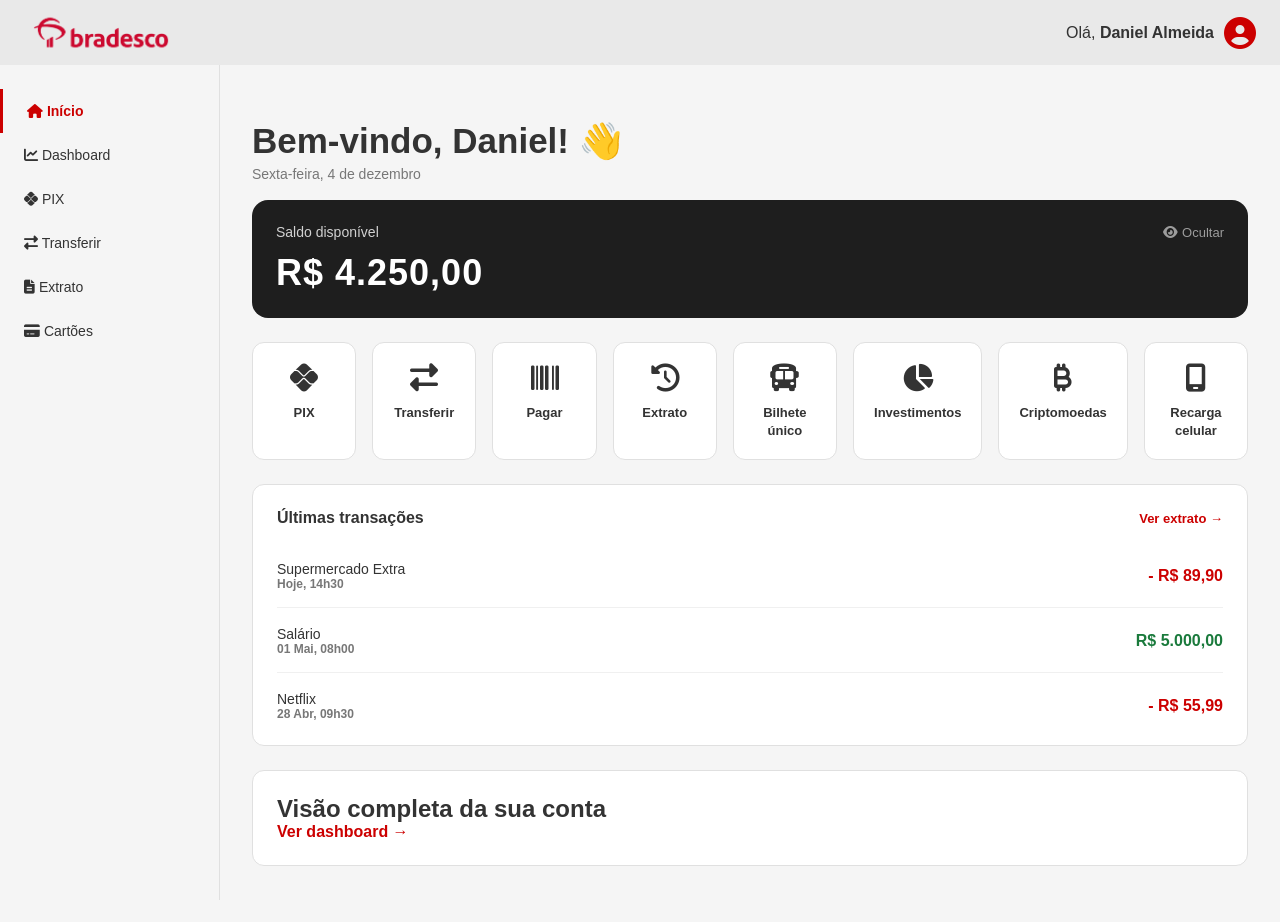
<file: index.html>
<!DOCTYPE html>
<html lang="pt-br">

<head>
    <meta charset="UTF-8">
    <meta name="viewport" content="width=device-width, initial-scale=1.0">
    <title>Bradesco | Minha conta</title>
    <link rel="stylesheet" href="./css/style.css">
    <!-- Biblioteca para ícones -->
    <link rel="stylesheet" href="https://cdnjs.cloudflare.com/ajax/libs/font-awesome/6.5.0/css/all.min.css">
</head>

<body>

    <!--Cabeçalho-->
    <header class="header">
        <div class="bradesco-logo">
            <img src="/assets/logo_bradesco.png" alt="Bradesco">
        </div>
        <div class="header-usuario">
            <span>Olá, <strong>Daniel Almeida</strong></span>
            <i class="fa-solid fa-circle-user fa-2x"></i>
        </div>
    </header>

    <!--Conteiner Principal-->
    <div class="container">

        <!--Sidebar-->
        <aside class="sidebar">
            <nav>
                <ul>
                    <li class="ativo"><a href="index.html"><i class="fa-solid fa-house"></i>  Início</a></li>
                    <li><a href="dashboard.html"><i class="fa-solid fa-chart-line"></i>  Dashboard</a></li>
                    <li><a href="pix.html"><i class="fa-brands fa-pix"> </i>  PIX</a></li>
                    <li><a href="transferir.html"><i class="fa-solid fa-right-left"> </i>  Transferir</a></li>
                    <li><a href="extract.html"><i class="fa-solid fa-file-lines"> </i>  Extrato</a></li>
                    <li><a href="cartao.html"><i class="fa-solid fa-credit-card"> </i>  Cartões</a></li>
                </ul>
            </nav>
        </aside>

        <!--Conteúdo Principal-->
        <main class="main-content">
            
            <!--Saudação-->
            <div class="saudacao">
                <h1>Bem-vindo, Daniel! 👋</h1>
                <p id="data-hoje"></p>
            </div>

            <br>
            <!--Card de saldo-->
            <div class="card-saldo">
                <div class="card-saldo-topo">
                    <span>Saldo disponível</span>
                    <button id="btn-ocultar" onclick="toggleSaldo()"><i class="fa-solid fa-eye"></i> Ocultar</button>
                </div>
                <div class="card-saldo-valor" id="saldo-valor">
                    R$ 4.250,00
                </div>
            </div>

            <!--Atalhos-->
            <div class="atalhos">
                <a href="pix.html" class="atalho">
                    <div class="atalho-icone"><i class="fa-brands fa-pix"></i></div>
                    <span>PIX</span>
                </a>
                <a href="transferir.html" class="atalho">
                    <div class="atalho-icone"><i class="fa-solid fa-right-left"></i></div>
                    <span>Transferir</span>
                </a>
                <a href="pagar.html" class="atalho">
                    <div class="atalho-icone"><i class="fa-solid fa-barcode"></i></div>
                    <span>Pagar</span>
                </a>
                <a href="extract.html" class="atalho">
                    <div class="atalho-icone"><i class="fa-solid fa-clock-rotate-left"></i></div>
                    <span>Extrato</span>
                </a>
                <a href="bilhete.html" class="atalho">
                    <div class="atalho-icone"><i class="fa-solid fa-bus"></i></div>
                    <span>Bilhete único</span>
                </a>
                <a href="investimento.html" class="atalho">
                    <div class="atalho-icone"><i class="fa-solid fa-chart-pie"></i></div>
                    <span>Investimentos</span>
                </a>
                <a href="cripto.html" class="atalho">
                    <div class="atalho-icone"><i class="fa-solid fa-bitcoin-sign"></i></div>
                    <span>Criptomoedas</span>
                </a>
                <a href="recharge.html" class="atalho">
                    <div class="atalho-icone"><i class="fa-solid fa-mobile-screen"></i></div>
                    <span>Recarga celular</span>
                </a>
            </div>

            <!--Últimas transações-->
            <div class="card">
                <div class="card-cabecalho">
                    <h2>Últimas transações</h2>
                    <a href="extract.html">Ver extrato →</a>
                </div>
                <br>
                <ul class="transacoes">
                    <li class="transacao">
                        <div class="transacao-info">
                            <span class="transacao-nome">Supermercado Extra</span>
                            <span class="transacao-data">Hoje, 14h30</span>
                        </div>
                        <span class="transacao-valor negativo">- R$ 89,90</span>
                    </li>
                    <br>
                    <li class="transacao">
                        <div class="transacao-info">
                            <span class="transacao-nome">Salário</span>
                            <span class="transacao-data">01 Mai, 08h00</span>
                        </div>
                        <span class="transacao-valor positivo">R$ 5.000,00</span>
                    </li>
                    <br>
                    <li class="transacao">
                        <div class="transacao-info">
                            <span class="transacao-nome">Netflix</span>
                            <span class="transacao-data">28 Abr, 09h30</span>
                        </div>
                        <span class="transacao-valor negativo">- R$ 55,99</span>
                    </li>
                </ul>
            </div>

            <!--Card de acesso rápido ao dashboard-->
            <div class="card" style="display: flex; justify-content: space-between; align-items: center;">
                <div class="card-dashboard">
                    <h2>Visão completa da sua conta</h2>
                    <a href="dashboard.html">Ver dashboard →</a>
                </div>
            </div>
        </main>

    </div>

    <script src="./js/home.js"></script>
</body>

</html>
</file>
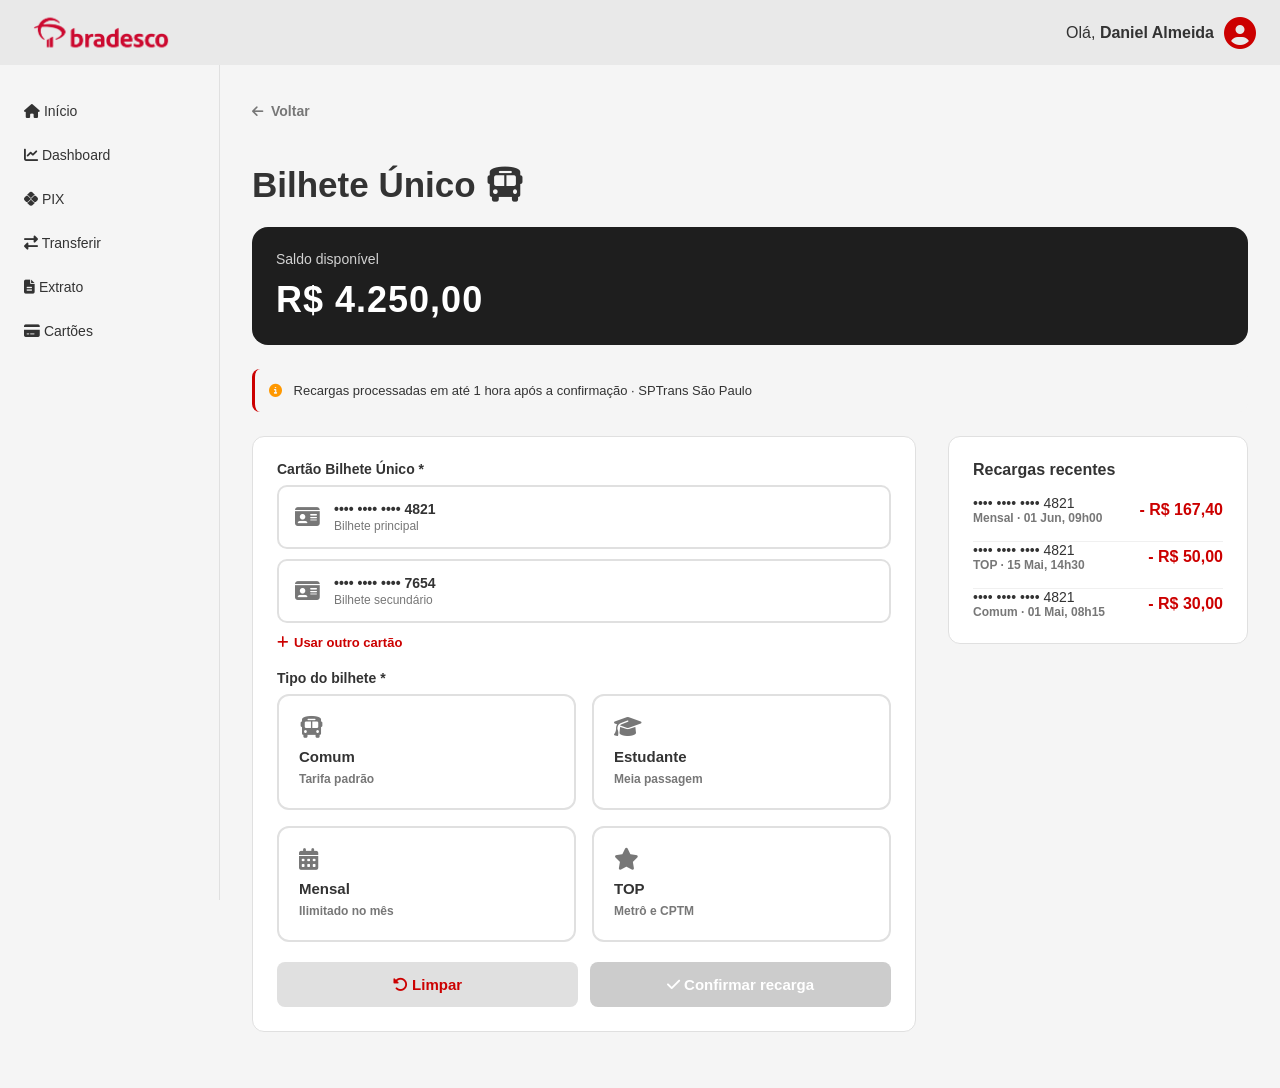
<file: bilhete.html>
<!DOCTYPE html>
<html lang="pt-br">

<head>
    <meta charset="UTF-8">
    <meta name="viewport" content="width=device-width, initial-scale=1.0">
    <title>Bradesco | Bilhete Único</title>
    <link rel="stylesheet" href="./css/style.css">
    <link rel="stylesheet" href="https://cdnjs.cloudflare.com/ajax/libs/font-awesome/6.5.0/css/all.min.css">
</head>

<body>

    <header class="header">
        <div class="bradesco-logo">
            <img src="/assets/logo_bradesco.png" alt="Bradesco">
        </div>
        <div class="header-usuario">
            <span>Olá, <strong>Daniel Almeida</strong></span>
            <i class="fa-solid fa-circle-user fa-2x"></i>
        </div>
    </header>

    <div class="container">

        <aside class="sidebar">
            <nav>
                <ul>
                    <li><a href="index.html"><i class="fa-solid fa-house"></i> Início</a></li>
                    <li><a href="dashboard.html"><i class="fa-solid fa-chart-line"></i> Dashboard</a></li>
                    <li><a href="pix.html"><i class="fa-brands fa-pix"></i> PIX</a></li>
                    <li><a href="transferir.html"><i class="fa-solid fa-right-left"></i> Transferir</a></li>
                    <li><a href="extract.html"><i class="fa-solid fa-file-lines"></i> Extrato</a></li>
                    <li><a href="#"><i class="fa-solid fa-credit-card"></i> Cartões</a></li>
                </ul>
            </nav>
        </aside>

        <main class="main-content">
            <!--Botão de voltar-->
            <button class="btn-voltar" onclick="history.back()">
                <i class="fa-solid fa-arrow-left"></i> Voltar
            </button>
            <div class="saudacao">
                <h1>Bilhete Único <i class="fa-solid fa-bus"></i></h1>
                <p id="data-hoje"></p>
            </div>
            <br>
            <!-- Saldo -->
            <div class="card-saldo" style="margin-bottom: 24px;">
                <div class="card-saldo-topo">
                    <span>Saldo disponível</span>
                </div>
                <div class="card-saldo-valor">R$ 4.250,00</div>
            </div>

            <div class="info-box" style="margin-bottom: 24px;">
                <i class="fa-solid fa-circle-info"></i>
                Recargas processadas em até 1 hora após a confirmação · SPTrans São Paulo
            </div>

            <div class="recharge-container">

                <!-- Formulário -->
                <div class="recharge-form card">

                    <!-- Número do cartão -->
                    <div class="form-grupo">
                        <label class="form-label">Cartão Bilhete Único *</label>

                        <!-- Cartões salvos -->
                        <div class="cartoes-salvos">
                            <button class="cartao-salvo-btn"
                                onclick="selecionarCartaoSalvo(this, '1234 5678 9012 4821')">
                                <i class="fa-solid fa-id-card"></i>
                                <div>
                                    <strong>•••• •••• •••• 4821</strong>
                                    <span>Bilhete principal</span>
                                </div>
                            </button>
                            <button class="cartao-salvo-btn"
                                onclick="selecionarCartaoSalvo(this, '9876 5432 1098 7654')">
                                <i class="fa-solid fa-id-card"></i>
                                <div>
                                    <strong>•••• •••• •••• 7654</strong>
                                    <span>Bilhete secundário</span>
                                </div>
                            </button>
                        </div>

                        <!-- Ou digitar manualmente -->
                        <div class="novo-cartao-toggle">
                            <button class="btn-link" onclick="toggleNovoCartao()">
                                <i class="fa-solid fa-plus"></i> Usar outro cartão
                            </button>
                        </div>

                        <div id="novo-cartao-container" style="display:none;">
                            <input type="text" class="form-input" id="numero-bilhete" placeholder="0000 0000 0000 0000"
                                maxlength="19"
                                oninput="formatarBilhete(this); validarBilhete(); atualizarResumoBilhete(); verificarFormularioBilhete()">
                            <span class="form-erro" id="erro-bilhete"></span>
                        </div>
                    </div>

                    <!-- Tipo do bilhete -->
                    <div class="form-grupo">
                        <label class="form-label">Tipo do bilhete *</label>
                        <div class="tipo-grid" style="grid-template-columns: 1fr 1fr; margin-bottom: 0;">
                            <button class="tipo-btn operadora-btn" onclick="selecionarTipoBilhete(this, 'Comum')"
                                data-tipo="Comum">
                                <i class="fa-solid fa-bus"></i>
                                <strong>Comum</strong>
                                <span>Tarifa padrão</span>
                            </button>
                            <button class="tipo-btn operadora-btn" onclick="selecionarTipoBilhete(this, 'Estudante')"
                                data-tipo="Estudante">
                                <i class="fa-solid fa-graduation-cap"></i>
                                <strong>Estudante</strong>
                                <span>Meia passagem</span>
                            </button>
                            <button class="tipo-btn operadora-btn" onclick="selecionarTipoBilhete(this, 'Mensal')"
                                data-tipo="Mensal">
                                <i class="fa-solid fa-calendar-days"></i>
                                <strong>Mensal</strong>
                                <span>Ilimitado no mês</span>
                            </button>
                            <button class="tipo-btn operadora-btn" onclick="selecionarTipoBilhete(this, 'TOP')"
                                data-tipo="TOP">
                                <i class="fa-solid fa-star"></i>
                                <strong>TOP</strong>
                                <span>Metrô e CPTM</span>
                            </button>
                        </div>
                    </div>

                    <!-- Valor de recarga -->
                    <div class="form-grupo" id="grupo-valores-bilhete" style="display:none;">
                        <label class="form-label">Valor da recarga *</label>
                        <div class="valores-grid" id="valores-bilhete"></div>
                    </div>

                    <!-- Valor customizado -->
                    <div class="form-grupo" id="grupo-custom-bilhete" style="display:none;">
                        <label class="form-label" for="valor-custom-bilhete">Outro valor</label>
                        <input type="text" class="form-input" id="valor-custom-bilhete" placeholder="R$ 0,00"
                            onfocus="aoFocarCustomBilhete()" onblur="aoSairCustomBilhete()"
                            oninput="formatarValorBilhete(this)">
                    </div>

                    <!-- Botões -->
                    <div class="btns-acao">
                        <button class="btn btn-secundario" onclick="limparFormularioBilhete()">
                            <i class="fa-solid fa-rotate-left"></i> Limpar
                        </button>
                        <button class="btn btn-primario" id="btn-confirmar-bilhete" onclick="confirmarBilhete()"
                            disabled>
                            <i class="fa-solid fa-check"></i> Confirmar recarga
                        </button>
                    </div>

                </div>

                <!-- Lateral -->
                <div class="recharge-sidebar">

                    <!-- Resumo -->
                    <div class="card" id="resumo-bilhete-container" style="display:none;">
                        <h3 style="font-size: 14px; font-weight: 600; margin-bottom: 16px;">Resumo da recarga</h3>
                        <div class="resumo-item">
                            <span class="resumo-label">Cartão:</span>
                            <span id="resumo-bilhete-numero">-</span>
                        </div>
                        <div class="resumo-item">
                            <span class="resumo-label">Tipo:</span>
                            <span id="resumo-bilhete-tipo">-</span>
                        </div>
                        <div class="resumo-item">
                            <span class="resumo-label">Valor:</span>
                            <span id="resumo-bilhete-valor">-</span>
                        </div>
                    </div>

                    <!-- Recargas recentes -->
                    <div class="card">
                        <h3 style="font-size: 16px; font-weight: 600; margin-bottom: 16px;">Recargas recentes</h3>
                        <ul class="transacoes">
                            <li class="transacao">
                                <div class="transacao-info">
                                    <span class="transacao-nome">•••• •••• •••• 4821</span>
                                    <span class="transacao-data">Mensal · 01 Jun, 09h00</span>
                                </div>
                                <span class="transacao-valor negativo">- R$ 167,40</span>
                            </li>
                            <li class="transacao">
                                <div class="transacao-info">
                                    <span class="transacao-nome">•••• •••• •••• 4821</span>
                                    <span class="transacao-data">TOP · 15 Mai, 14h30</span>
                                </div>
                                <span class="transacao-valor negativo">- R$ 50,00</span>
                            </li>
                            <li class="transacao">
                                <div class="transacao-info">
                                    <span class="transacao-nome">•••• •••• •••• 4821</span>
                                    <span class="transacao-data">Comum · 01 Mai, 08h15</span>
                                </div>
                                <span class="transacao-valor negativo">- R$ 30,00</span>
                            </li>
                        </ul>
                    </div>

                </div>
            </div>

        </main>
    </div>

    <!-- Modal sucesso -->
    <div class="sucesso-modal" id="modal-sucesso-bilhete">
        <div class="sucesso-conteudo">
            <div class="sucesso-icone">
                <i class="fa-solid fa-circle-check"></i>
            </div>
            <div class="sucesso-titulo">Recarga realizada!</div>
            <p class="sucesso-descricao">Seu Bilhete Único foi recarregado com sucesso</p>
            <div class="sucesso-detalhes">
                <div class="detalhe-linha">
                    <span class="detalhe-label">Cartão:</span>
                    <span class="detalhe-valor" id="modal-bilhete-numero">-</span>
                </div>
                <div class="detalhe-linha">
                    <span class="detalhe-label">Tipo:</span>
                    <span class="detalhe-valor" id="modal-bilhete-tipo">-</span>
                </div>
                <div class="detalhe-linha">
                    <span class="detalhe-label">Valor:</span>
                    <span class="detalhe-valor" id="modal-bilhete-valor">-</span>
                </div>
                <div class="detalhe-linha">
                    <span class="detalhe-label">Protocolo:</span>
                    <span class="detalhe-valor" id="modal-bilhete-protocolo">-</span>
                </div>
            </div>
            <button class="btn btn-primario" onclick="fecharModalBilhete()">
                Voltar ao início
            </button>
        </div>
    </div>

    <script src="./js/bilheteUnico.js"></script>
</body>

</html>
</file>
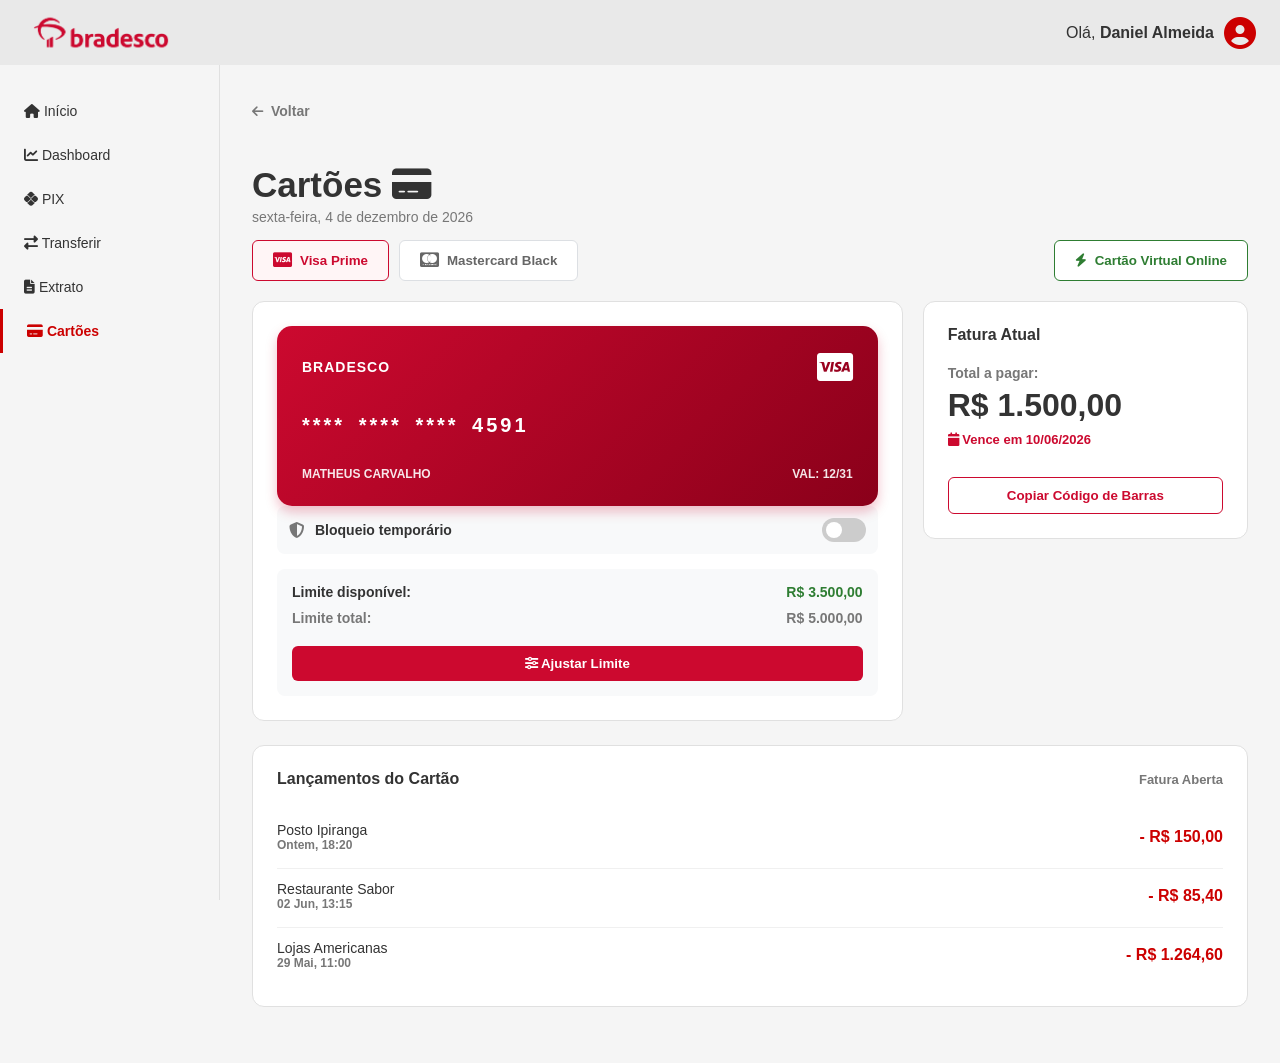
<file: cartao.html>
<!DOCTYPE html>
<html lang="pt-br">

<head>
    <meta charset="UTF-8">
    <meta name="viewport" content="width=device-width, initial-scale=1.0">
    <title>Bradesco | Minha conta</title>
    <link rel="stylesheet" href="./css/style.css">
    <link rel="stylesheet" href="https://cdnjs.cloudflare.com/ajax/libs/font-awesome/6.5.0/css/all.min.css">
</head>

<body>
    <!--Cabeçalho-->
    <header class="header">
        <div class="bradesco-logo">
            <img src="/assets/logo_bradesco.png" alt="Bradesco">
        </div>
        <div class="header-usuario">
            <span>Olá, <strong>Daniel Almeida</strong></span>
            <i class="fa-solid fa-circle-user fa-2x"></i>
        </div>
    </header>

    <!--Conteiner Principal-->
    <div class="container">

        <!--Sidebar-->
        <aside class="sidebar">
            <nav>
                <ul>
                    <li><a href="index.html"><i class="fa-solid fa-house"></i> Início</a></li>
                    <li><a href="dashboard.html"><i class="fa-solid fa-chart-line"></i> Dashboard</a></li>
                    <li><a href="pix.html"><i class="fa-brands fa-pix"> </i> PIX</a></li>
                    <li><a href="transferir.html"><i class="fa-solid fa-right-left"> </i> Transferir</a></li>
                    <li><a href="extract.html"><i class="fa-solid fa-file-lines"> </i> Extrato</a></li>
                    <li class="ativo"><a href="cartao.html"><i class="fa-solid fa-credit-card"> </i> Cartões</a></li>
                </ul>
            </nav>
        </aside>

        <!--Conteúdo Principal-->
        <main class="main-content">
            <!--Botão de voltar-->
            <button class="btn-voltar" onclick="history.back()">
                <i class="fa-solid fa-arrow-left"></i> Voltar
            </button>
            <!--Saudação-->
            <div class="saudacao">
                <h1>Cartões <i class="fa-solid fa-credit-card"></i></h1>
                <p id="data-hoje"></p>
            </div>

            <!-- Seleção Superior de Abas (Físicos vs Virtual) -->
            <div class="cartoes-abas">
                <button id="aba-visa" class="aba-btn ativa" onclick="mudarCartaoVisual('visa')">
                    <i class="fa-brands fa-cc-visa fa-lg"></i> Visa Prime
                </button>
                <button id="aba-master" class="aba-btn" onclick="mudarCartaoVisual('master')">
                    <i class="fa-brands fa-cc-mastercard fa-lg"></i> Mastercard Black
                </button>
                <button id="aba-virtual" class="aba-btn aba-btn--virtual" onclick="mudarCartaoVisual('virtual')">
                    <i class="fa-solid fa-bolt"></i> Cartão Virtual Online
                </button>
            </div>

            <div class="cartoes-grid">

                <!-- Painel Esquerdo: Layout Físico, Bloqueio e Limite -->
                <div class="card card--sem-margem">

                    <!-- Desenho Dinâmico do Cartão -->
                    <div id="design-cartao-container" class="cartao-design-base cartao-visa-design">
                        <div class="cartao-topo-linha">
                            <span class="cartao-nome-banco" id="txt-marca-banco">BRADESCO</span>
                            <i id="icone-bandeira" class="fa-brands fa-cc-visa fa-2x"></i>
                        </div>
                        <div id="txt-num-cartao" class="cartao-numero-linha">
                            **** **** **** 4591
                        </div>
                        <div class="cartao-rodape-linha">
                            <span>MATHEUS CARVALHO</span>
                            <span id="txt-validade-cartao">VAL: 12/31</span>
                        </div>
                        <div class="cartao-bloqueado-overlay">
                            <i class="fa-solid fa-lock cartao-bloqueado-icone"></i> CARTÃO BLOQUEADO
                        </div>
                    </div>

                    <!-- Trava de Segurança -->
                    <div class="cartao-controles">
                        <div class="cartao-controles-label">
                            <i class="fa-solid fa-shield-halved icone-shield"></i>
                            <span class="cartao-controles-texto">Bloqueio temporário</span>
                        </div>
                        <label class="switch">
                            <input type="checkbox" id="switch-bloqueio" onchange="toggleBloqueioCartao(this.checked)">
                            <span class="slider"></span>
                        </label>
                    </div>

                    <!-- Barra de limites operacionais -->
                    <div class="limite-container">
                        <div class="limite-valores">
                            <span>Limite disponível:</span>
                            <strong id="val-limite-disp" class="limite-disponivel">R$ 3.500,00</strong>
                        </div>
                        <div class="limite-valores limite-valores--secundario">
                            <span>Limite total:</span>
                            <span id="val-limite-total">R$ 5.000,00</span>
                        </div>
                        <button id="btn-ajuste-limite-trigger" class="btn-limite" onclick="abrirModalLimite()">
                            <i class="fa-solid fa-sliders"></i> Ajustar Limite
                        </button>
                    </div>
                </div>

                <!-- Painel Direito: Dados de Fatura & Ações Rápidas -->
                <div class="card card--sem-margem">
                    <div class="card-cabecalho">
                        <h2 id="titulo-painel-direito">Fatura Atual</h2>
                    </div>
                    <div class="fatura-corpo" id="corpo-painel-direito">
                        <span class="fatura-label">Total a pagar:</span>
                        <div id="txt-fatura-valor" class="fatura-valor">
                            R$ 1.500,00
                        </div>
                        <p class="fatura-vencimento">
                            <i class="fa-solid fa-calendar"></i> Vence em 10/06/2026
                        </p>
                    </div>
                    <button id="btn-acao-fatura" class="btn-limite btn-limite--outline"
                        onclick="executarAcaoPainelDireito()">
                        Copiar Código de Barras
                    </button>
                </div>
            </div>

            <!-- Histórico de Gastos do Cartão -->
            <div class="card" id="card-historico-fatura">
                <div class="card-cabecalho">
                    <h2>Lançamentos do Cartão</h2>
                    <span class="historico-status">Fatura Aberta</span>
                </div>
                <br>
                <ul class="transacoes" id="lista-gastos-cartao">
                    <!-- Gerado dinamicamente via JS -->
                </ul>
            </div>

            <!-- Modal para ajuste de limites interativo -->
            <div id="modal-ajuste" class="modal-overlay">
                <div class="modal-card">
                    <h3>Ajustar Limite Operacional</h3>
                    <p class="modal-descricao">Define o teto máximo de gastos aprovados:</p>

                    <input type="range" id="input-range-limite" min="1000" max="10000" step="500" class="modal-range"
                        oninput="atualizarLabelModal(this.value)">

                    <div class="modal-valor-display">
                        R$ <span id="label-modal-valor">5.000</span>,00
                    </div>

                    <div class="modal-botoes">
                        <button class="btn-secundario" onclick="fecharModalLimite()">Cancelar</button>
                        <button class="btn-limite btn-limite--auto" onclick="salvarNovoLimite()">Confirmar
                            Ajuste</button>
                    </div>
                </div>
            </div>
    </div>

    </main>
    </div>
    <script src="./js/cartao.js"></script>
</body>

</html>
</file>
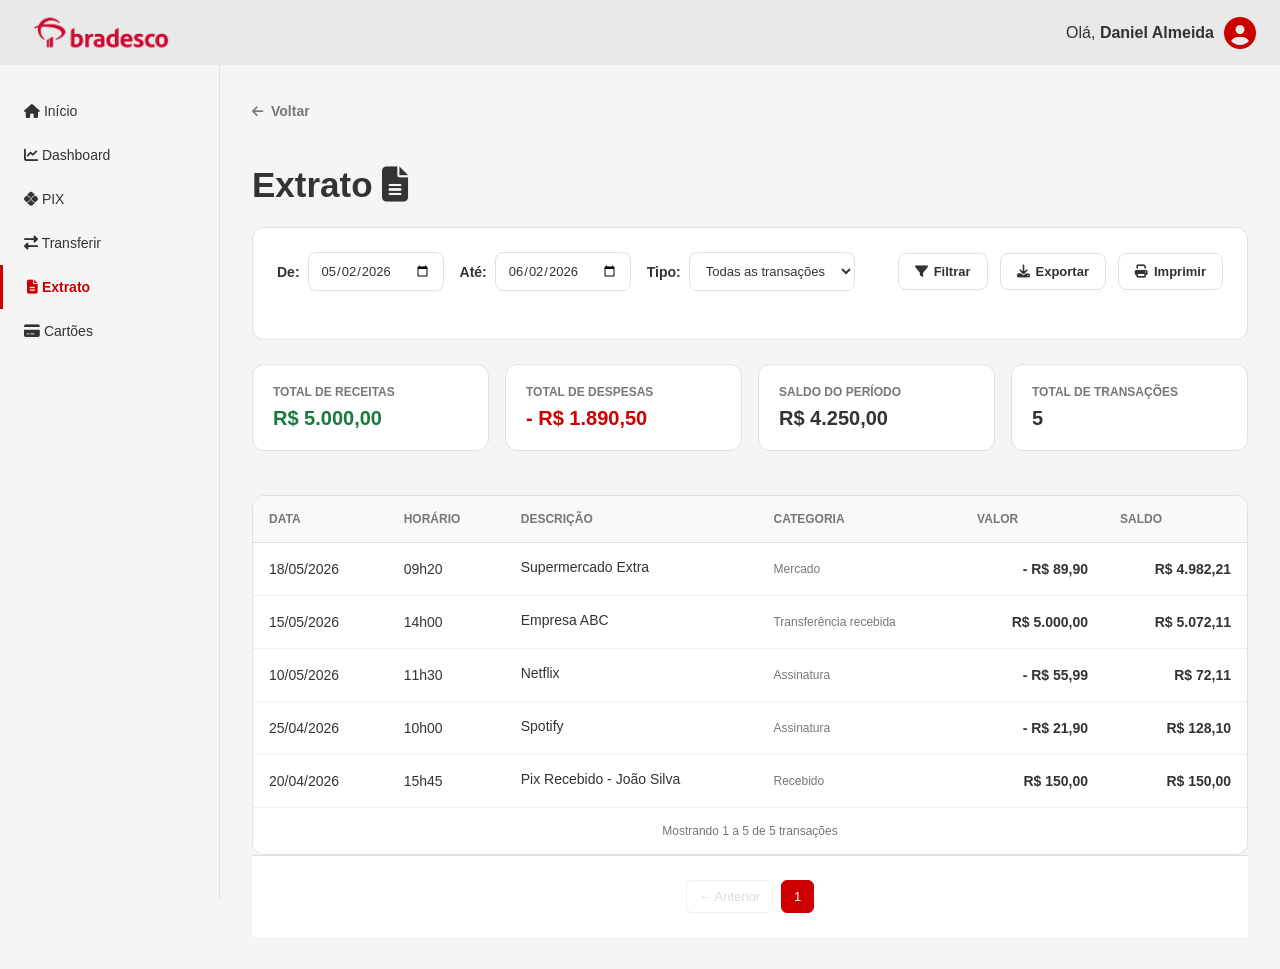
<file: extract.html>
<!DOCTYPE html>
<html lang="pt-br">

<head>
    <meta charset="UTF-8">
    <meta name="viewport" content="width=device-width, initial-scale=1.0">
    <title>Bradesco | Extrato</title>

    <link rel="stylesheet" href="./css/style.css">
    <link rel="stylesheet" href="https://cdnjs.cloudflare.com/ajax/libs/font-awesome/6.5.0/css/all.min.css">
</head>

<body>

    <header class="header">
        <div class="bradesco-logo">
            <img src="/assets/logo_bradesco.png" alt="Bradesco">
        </div>
        <div class="header-usuario">
            <span>Olá, <strong>Daniel Almeida</strong></span>
            <i class="fa-solid fa-circle-user fa-2x"></i>
        </div>
    </header>

<!-- Container principal -->
<div class="container">

    <!-- Sidebar -->
    <aside class="sidebar">
        <nav>
            <ul>
                <li><a href="index.html"><i class="fa-solid fa-house"></i> Início</a></li>
                <li><a href="dashboard.html"><i class="fa-solid fa-chart-line"></i> Dashboard</a></li>
                <li><a href="pix.html"><i class="fa-brands fa-pix"></i> PIX</a></li>
                <li><a href="transferir.html"><i class="fa-solid fa-right-left"></i> Transferir</a></li>
                <li class="ativo"><a href="extract.html"><i class="fa-solid fa-file-lines"></i> Extrato</a></li>
                <li><a href="cartao.html"><i class="fa-solid fa-credit-card"></i> Cartões</a></li>
            </ul>
        </nav>
    </aside>

    <!-- Conteúdo principal -->
    <main class="main-content">
        <!--Botão de voltar-->
            <button class="btn-voltar" onclick="history.back()">
                <i class="fa-solid fa-arrow-left"></i> Voltar
            </button>
        <div class="saudacao">
            <h1>Extrato <i class="fa-solid fa-file-lines"></i></h1>
            <p id="data-hoje"></p>
        </div>
        <br>
        <div class="card">
            <div class="extrato-filtros">
                <div class="filtro-grupo">
                    <label for="dataInicio">De:</label>
                    <input type="date" id="dataInicio" value="2026-05-02">
                </div>
                <div class="filtro-grupo">
                    <label for="dataFim">Até:</label>
                    <input type="date" id="dataFim" value="2026-06-02">
                </div>
                <div class="filtro-grupo">
                    <label for="tipoTransacao">Tipo:</label>
                    <select id="tipoTransacao">
                        <option value="">Todas as transações</option>
                        <option value="receita">Apenas receitas</option>
                        <option value="despesa">Apenas despesas</option>
                    </select>
                </div>
                <div class="extrato-acoes">
                    <button class="btn-acao" onclick="filtrarExtrato()">
                        <i class="fa-solid fa-filter"></i> Filtrar
                    </button>
                    <button class="btn-acao" onclick="exportarCSV()">
                        <i class="fa-solid fa-download"></i> Exportar
                    </button>
                    <button class="btn-acao" onclick="imprimirExtrato()">
                        <i class="fa-solid fa-print"></i> Imprimir
                    </button>
                </div>
            </div>
        </div>

        <div class="extrato-resumo">
            <div class="resumo-card">
                <div class="resumo-label">Total de receitas</div>
                <div class="resumo-valor positivo">R$ 5.000,00</div>
            </div>
            <div class="resumo-card">
                <div class="resumo-label">Total de despesas</div>
                <div class="resumo-valor negativo">- R$ 1.890,50</div>
            </div>
            <div class="resumo-card">
                <div class="resumo-label">Saldo do período</div>
                <div class="resumo-valor">R$ 4.250,00</div>
            </div>
            <div class="resumo-card">
                <div class="resumo-label">Total de transações</div>
                <div class="resumo-valor">5</div>
            </div>
        </div>

        <div class="extrato-lista">
            <table class="extrato-tabela">
                <thead>
                    <tr>
                        <th>Data</th>
                        <th>Horário</th>
                        <th>Descrição</th>
                        <th>Categoria</th>
                        <th>Valor</th>
                        <th>Saldo</th>
                    </tr>
                </thead>
                <tbody>
                    <tr>
                        <td>18/05/2026</td>
                        <td>09h20</td>
                        <td><div class="transacao-descricao">Supermercado Extra</div></td>
                        <td><div class="transacao-categoria">Mercado</div></td>
                        <td class="extrato-valor negativo">- R$ 89,90</td>
                        <td class="extrato-valor">R$ 4.982,21</td>
                    </tr>
                    <tr>
                        <td>15/05/2026</td>
                        <td>14h00</td>
                        <td><div class="transacao-descricao">Empresa ABC</div></td>
                        <td><div class="transacao-categoria">Transferência recebida</div></td>
                        <td class="extrato-valor positivo">R$ 5.000,00</td>
                        <td class="extrato-valor">R$ 5.072,11</td>
                    </tr>
                    <tr>
                        <td>10/05/2026</td>
                        <td>11h30</td>
                        <td><div class="transacao-descricao">Netflix</div></td>
                        <td><div class="transacao-categoria">Assinatura</div></td>
                        <td class="extrato-valor negativo">- R$ 55,99</td>
                        <td class="extrato-valor">R$ 72,11</td>
                    </tr>
                    <tr>
                        <td>25/04/2026</td>
                        <td>10h00</td>
                        <td><div class="transacao-descricao">Spotify</div></td>
                        <td><div class="transacao-categoria">Assinatura</div></td>
                        <td class="extrato-valor negativo">- R$ 21,90</td>
                        <td class="extrato-valor">R$ 128,10</td>
                    </tr>
                    <tr>
                        <td>20/04/2026</td>
                        <td>15h45</td>
                        <td><div class="transacao-descricao">Pix Recebido - João Silva</div></td>
                        <td><div class="transacao-categoria">Recebido</div></td>
                        <td class="extrato-valor positivo">R$ 150,00</td>
                        <td class="extrato-valor">R$ 150,00</td>
                    </tr>
                </tbody>
            </table>
            <div class="extrato-info">Mostrando 1 a 5 de 5 transações</div>
        </div>

        <div class="paginacao">
            <button disabled>&larr; Anterior</button>
            <button class="ativo">1</button>
        </div>

    </main>
</div>

<script src="./js/extract.js"></script>
</file>
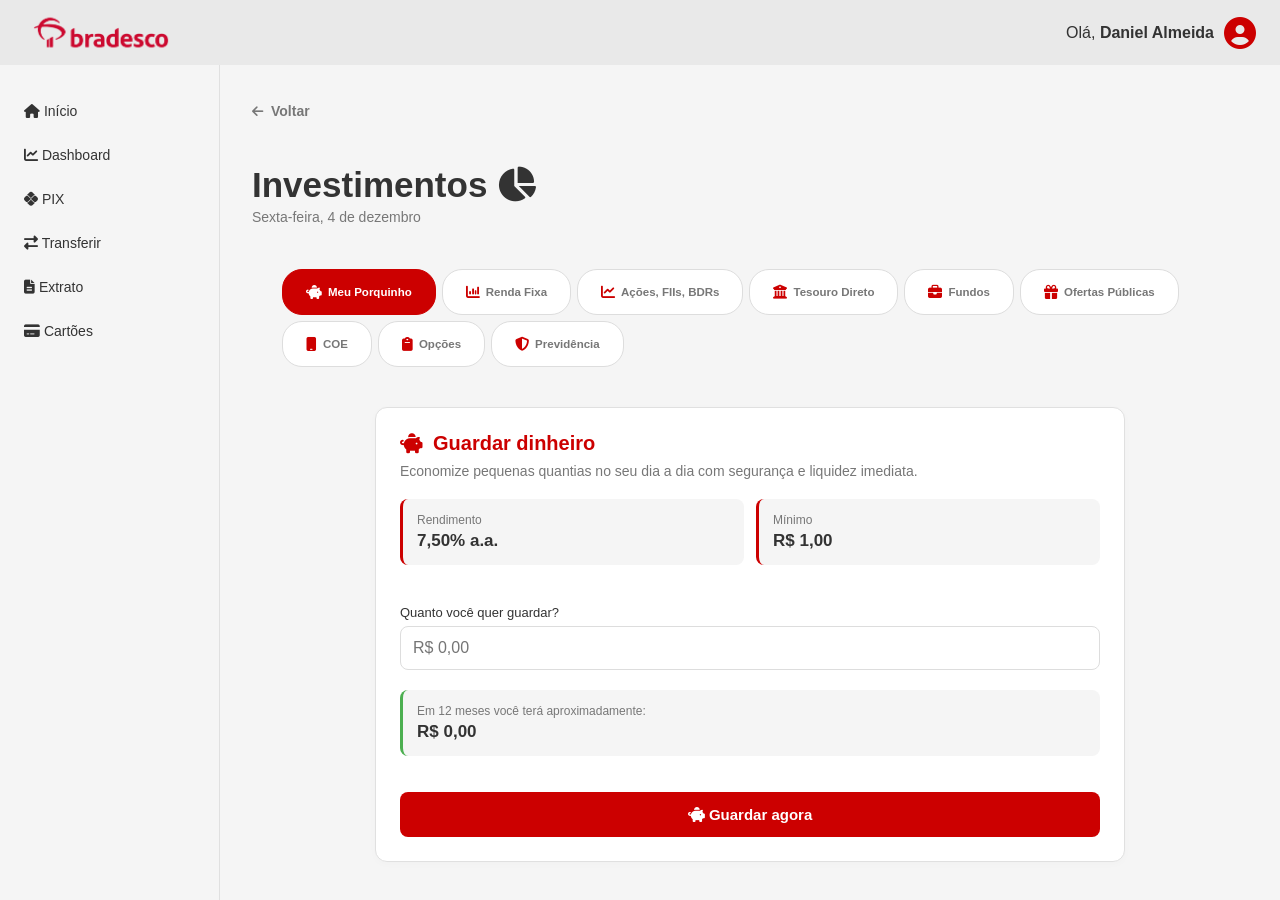
<file: investimento.html>
<!DOCTYPE html>
<html lang="pt-BR">

<head>
    <meta charset="UTF-8">
    <meta name="viewport" content="width=device-width, initial-scale=1.0">
    <title>Bradesco | Investimentos</title>
    <link rel="stylesheet" href="https://cdnjs.cloudflare.com/ajax/libs/font-awesome/6.5.0/css/all.min.css">
    <link rel="stylesheet" href="css/style.css">
</head>

<body>

    <header class="header">
        <div class="bradesco-logo">
            <img src="assets/logo_bradesco.png" alt="Bradesco">
        </div>
        <div class="header-usuario">
            <span>Olá, <strong>Daniel Almeida</strong></span>
            <i class="fa-solid fa-circle-user fa-2x"></i>
        </div>
    </header>

    <div class="container-principal">

        <aside class="sidebar">
            <nav>
                <ul>
                    <li><a href="index.html"><i class="fa-solid fa-house"></i> Início</a></li>
                    <li><a href="dashboard.html"><i class="fa-solid fa-chart-line"></i> Dashboard</a></li>
                    <li><a href="pix.html"><i class="fa-brands fa-pix"></i> PIX</a></li>
                    <li><a href="transferir.html"><i class="fa-solid fa-right-left"></i> Transferir</a></li>
                    <li><a href="extract.html"><i class="fa-solid fa-file-lines"></i> Extrato</a></li>
                    <li><a href="cartao.html"><i class="fa-solid fa-credit-card"></i> Cartões</a></li>
                </ul>
            </nav>
        </aside>

        <div class="main-content-invest">
            <!--Botão de voltar-->
            <button class="btn-voltar" onclick="history.back()">
                <i class="fa-solid fa-arrow-left"></i> Voltar
            </button>
            <!-- Saudação padrão -->
            <div class="saudacao">
                <h1>Investimentos <i class="fa-solid fa-chart-pie"></i></h1>
                <p id="data-hoje"></p>
            </div>

            <div class="invest-menu-wrapper">
                <div class="invest-tabs">
                    <button class="tab-btn active" data-product="porquinho"><i class="fa-solid fa-piggy-bank"></i> Meu
                        Porquinho</button>
                    <button class="tab-btn" data-product="rendafixa"><i class="fa-solid fa-chart-column"></i> Renda
                        Fixa</button>
                    <button class="tab-btn" data-product="acoes"><i class="fa-solid fa-chart-line"></i> Ações, FIIs,
                        BDRs</button>
                    <button class="tab-btn" data-product="tesouro"><i class="fa-solid fa-building-columns"></i> Tesouro
                        Direto</button>
                    <button class="tab-btn" data-product="fundos"><i class="fa-solid fa-briefcase"></i> Fundos</button>
                    <button class="tab-btn" data-product="ofertas"><i class="fa-solid fa-gift"></i> Ofertas
                        Públicas</button>
                    <button class="tab-btn" data-product="coe"><i class="fa-solid fa-mobile"></i> COE</button>
                    <button class="tab-btn" data-product="opcoes"><i class="fa-solid fa-clipboard"></i> Opções</button>
                    <button class="tab-btn" data-product="previdencia"><i class="fa-solid fa-shield-halved"></i>
                        Previdência</button>
                </div>
            </div>

            <main class="content-invest-body">

                <!-- MEU PORQUINHO -->
                <div class="content-section active" id="porquinho">

                    <!-- Card: Guardar -->
                    <div class="investment-card">
                        <div class="card-title"><i class="fa-solid fa-piggy-bank"></i> Guardar dinheiro</div>
                        <p class="card-description">Economize pequenas quantias no seu dia a dia com segurança e
                            liquidez imediata.</p>
                        <div class="info-grid">
                            <div class="info-box">
                                <div class="info-label">Rendimento</div>
                                <div class="info-value">7,50% a.a.</div>
                            </div>
                            <div class="info-box">
                                <div class="info-label">Mínimo</div>
                                <div class="info-value">R$ 1,00</div>
                            </div>
                        </div>
                        <div class="input-group">
                            <label class="input-label">Quanto você quer guardar?</label>
                            <input type="number" class="input-field" placeholder="R$ 0,00" id="porquinhoAmount" min="1"
                                step="0.01" oninput="calcularPorquinho()">
                        </div>
                        <div class="info-box success-border">
                            <div class="info-label">Em 12 meses você terá aproximadamente:</div>
                            <div class="info-value" id="porquinhoResult">R$ 0,00</div>
                        </div>
                        <button class="btn btn-primary" style="margin-top: 16px; width: 100%;"
                            onclick="guardarPorquinho()">
                            <i class="fa-solid fa-piggy-bank"></i> Guardar agora
                        </button>
                    </div>

                    <!-- Card: Saldo guardado + Resgatar -->
                    <div class="investment-card" style="margin-top: 24px;">
                        <div class="card-title"><i class="fa-solid fa-vault"></i> Meu saldo guardado</div>
                        <div class="info-grid">
                            <div class="info-box">
                                <div class="info-label">Total guardado</div>
                                <div class="info-value" id="porquinhoSaldo">R$ 1.250,00</div>
                            </div>
                            <div class="info-box success-border">
                                <div class="info-label">Rendimento acumulado</div>
                                <div class="info-value" id="porquinhoRendimento">R$ 93,75</div>
                            </div>
                        </div>
                        <div class="input-group" style="margin-top: 16px;">
                            <label class="input-label">Quanto deseja resgatar?</label>
                            <input type="number" class="input-field" placeholder="R$ 0,00" id="porquinhoResgate" min="1"
                                step="0.01">
                        </div>
                        <button class="btn btn-primary" style="margin-top: 8px; width: 100%; background-color: #1A7A3C;"
                            onclick="resgatarPorquinho()">
                            <i class="fa-solid fa-arrow-down"></i> Resgatar valor
                        </button>
                    </div>
                </div>

                <!-- RENDA FIXA -->
                <div class="content-section" id="rendafixa">
                    <div class="investment-card">
                        <div class="card-title"><i class="fa-solid fa-chart-column"></i> Renda Fixa</div>
                        <div class="info-grid">
                            <div class="info-box">
                                <div class="info-label">Rentabilidade Média</div>
                                <div class="info-value">12,50% a.a.</div>
                            </div>
                            <div class="info-box">
                                <div class="info-label">Risco</div><span class="risk-badge risk-low">Baixo</span>
                            </div>
                        </div>
                        <div class="ticker-list">
                            <div class="ticker-item">
                                <div class="ticker-name">CDB Banco X</div>
                                <div class="ticker-price">12,20%</div>
                            </div>
                            <div class="ticker-item">
                                <div class="ticker-name">Debêntures Y</div>
                                <div class="ticker-price">13,40%</div>
                            </div>
                            <div class="ticker-item">
                                <div class="ticker-name">LCI/LCA</div>
                                <div class="ticker-price">11,80%</div>
                            </div>
                        </div>
                        <div class="input-group" style="margin-top: 16px;">
                            <label class="input-label">Valor a investir</label>
                            <input type="number" class="input-field" placeholder="R$ 0,00" id="rendafixaAmount"
                                min="1000" step="0.01">
                        </div>
                        <button class="btn btn-primary"
                            onclick="mostrarProjecao('rendafixa', document.getElementById('rendafixaAmount').value, 'Renda Fixa', 0.1250)">Investir
                            Agora</button>
                    </div>
                </div>

                <!-- AÇÕES -->
                <div class="content-section" id="acoes">
                    <div class="investment-card">
                        <div class="card-title"><i class="fa-solid fa-chart-line"></i> Ações, FIIs, BDRs</div>
                        <div class="info-box" style="margin-bottom: 16px;">
                            <div class="info-label">Nível de Risco</div>
                            <span class="risk-badge risk-high">Alto</span>
                        </div>
                        <div class="ticker-list">
                            <div class="ticker-item">
                                <div class="ticker-name">BBAS3 - Banco do Brasil</div>
                                <div class="ticker-price">R$ 28,45</div>
                            </div>
                            <div class="ticker-item">
                                <div class="ticker-name">PETR4 - Petrobras</div>
                                <div class="ticker-price">R$ 32,10</div>
                            </div>
                            <div class="ticker-item">
                                <div class="ticker-name">VALE3 - Vale</div>
                                <div class="ticker-price">R$ 65,80</div>
                            </div>
                            <div class="ticker-item">
                                <div class="ticker-name">KNSC11 - Kinea Real Estate</div>
                                <div class="ticker-price">R$ 102,50</div>
                            </div>
                        </div>
                        <div class="input-group" style="margin-top: 16px;">
                            <label class="input-label">Valor a investir</label>
                            <input type="number" class="input-field" placeholder="R$ 0,00" id="acoesAmount" min="100"
                                step="0.01">
                        </div>
                        <button class="btn btn-primary"
                            onclick="mostrarProjecao('acoes', document.getElementById('acoesAmount').value, 'Ações/FIIs/BDRs', 0.18)">Comprar
                            Agora</button>
                    </div>
                </div>

                <!-- TESOURO -->
                <div class="content-section" id="tesouro">
                    <div class="investment-card">
                        <div class="card-title"><i class="fa-solid fa-building-columns"></i> Tesouro Direto</div>
                        <div class="info-grid">
                            <div class="info-box">
                                <div class="info-label">Rentabilidade</div>
                                <div class="info-value">10,50% a.a.</div>
                            </div>
                            <div class="info-box">
                                <div class="info-label">Risco</div><span class="risk-badge risk-low">Muito Baixo</span>
                            </div>
                        </div>
                        <div class="ticker-list">
                            <div class="ticker-item">
                                <div class="ticker-name">Tesouro Selic 2025</div>
                                <div class="ticker-price">R$ 9.876</div>
                            </div>
                            <div class="ticker-item">
                                <div class="ticker-name">Tesouro Prefixado 2029</div>
                                <div class="ticker-price">R$ 8.543</div>
                            </div>
                            <div class="ticker-item">
                                <div class="ticker-name">Tesouro IPCA+ 2035</div>
                                <div class="ticker-price">R$ 6.234</div>
                            </div>
                        </div>
                        <div class="input-group" style="margin-top: 16px;">
                            <label class="input-label">Valor mínimo: R$ 7,13</label>
                            <input type="number" class="input-field" placeholder="R$ 7,13" id="tesouroAmount" min="7.13"
                                step="0.01">
                        </div>
                        <button class="btn btn-primary"
                            onclick="mostrarProjecao('tesouro', document.getElementById('tesouroAmount').value, 'Tesouro Direto', 0.1050)">Investir
                            no Tesouro</button>
                    </div>
                </div>

                <!-- FUNDOS -->
                <div class="content-section" id="fundos">
                    <div class="investment-card">
                        <div class="card-title"><i class="fa-solid fa-briefcase"></i> Fundos de Investimento</div>
                        <div class="info-grid">
                            <div class="info-box">
                                <div class="info-label">Rentabilidade Média</div>
                                <div class="info-value">15,20% a.a.</div>
                            </div>
                            <div class="info-box">
                                <div class="info-label">Taxa Admin.</div>
                                <div class="info-value">0,50% a.a.</div>
                            </div>
                        </div>
                        <div class="ticker-list">
                            <div class="ticker-item">
                                <div class="ticker-name">Fundo Multimercado</div>
                                <div class="ticker-price">+12,8%</div>
                            </div>
                            <div class="ticker-item">
                                <div class="ticker-name">Fundo Ações</div>
                                <div class="ticker-price">+18,5%</div>
                            </div>
                            <div class="ticker-item">
                                <div class="ticker-name">Fundo Renda Fixa</div>
                                <div class="ticker-price">+9,2%</div>
                            </div>
                            <div class="ticker-item">
                                <div class="ticker-name">Fundo Cambial</div>
                                <div class="ticker-price">+5,6%</div>
                            </div>
                        </div>
                        <div class="input-group" style="margin-top: 16px;">
                            <label class="input-label">Valor a aplicar</label>
                            <input type="number" class="input-field" placeholder="R$ 0,00" id="fundosAmount" min="100"
                                step="0.01">
                        </div>
                        <button class="btn btn-primary"
                            onclick="mostrarProjecao('fundos', document.getElementById('fundosAmount').value, 'Fundos', 0.1520)">Aplicar
                            em Fundos</button>
                    </div>
                </div>

                <!-- OFERTAS -->
                <div class="content-section" id="ofertas">
                    <div class="investment-card">
                        <div class="card-title"><i class="fa-solid fa-gift"></i> Ofertas Públicas</div>
                        <p class="card-description">Invista em IPOs e ofertas exclusivas no mercado de capitais.</p>
                        <div class="ticker-list">
                            <div class="ticker-item">
                                <div class="ticker-name">IPO Tech Empresa A</div>
                                <div style="color: #4caf50; font-weight: 600;">Abertura em 15/06</div>
                            </div>
                            <div class="ticker-item">
                                <div class="ticker-name">Follow-on Tech Corp</div>
                                <div style="color: #ff9800; font-weight: 600;">Inscrição Aberta</div>
                            </div>
                            <div class="ticker-item">
                                <div class="ticker-name">Debênture Empresa B</div>
                                <div style="color: #4caf50; font-weight: 600;">R$ 1.500,00</div>
                            </div>
                        </div>
                        <div class="info-box warning-border" style="margin-top: 16px;">
                            <div class="info-label">Oportunidades disponíveis</div>
                            <div class="info-value" style="color: #ff9800;">3 ofertas ativas</div>
                        </div>
                    </div>
                </div>

                <!-- COE -->
                <div class="content-section" id="coe">
                    <div class="investment-card">
                        <div class="card-title"><i class="fa-solid fa-mobile"></i> COE - Certificado de Operações
                            Estruturadas</div>
                        <div class="info-grid">
                            <div class="info-box">
                                <div class="info-label">Potencial de Ganho</div>
                                <div class="info-value">+150%</div>
                            </div>
                            <div class="info-box">
                                <div class="info-label">Risco</div><span class="risk-badge risk-high">Alto</span>
                            </div>
                        </div>
                        <div class="ticker-list">
                            <div class="ticker-item">
                                <div class="ticker-name">COE Ibovespa</div>
                                <div class="ticker-price">Proteção 90%</div>
                            </div>
                            <div class="ticker-item">
                                <div class="ticker-name">COE Dólar</div>
                                <div class="ticker-price">Alavancado 2x</div>
                            </div>
                        </div>
                        <div class="info-box standard-border" style="margin-top: 16px;">
                            <div class="info-label">Prazo mínimo</div>
                            <div class="info-value">1 ano</div>
                        </div>
                    </div>
                </div>

                <!-- OPÇÕES -->
                <div class="content-section" id="opcoes">
                    <div class="investment-card">
                        <div class="card-title"><i class="fa-solid fa-clipboard"></i> Estratégia com Opções</div>
                        <p class="card-description">Estratégias avançadas de proteção de carteira (Hedge) e alavancagem.
                        </p>
                        <div class="info-grid">
                            <div class="info-box">
                                <div class="info-label">Nível Mínimo</div>
                                <div class="info-value">Avançado</div>
                            </div>
                            <div class="info-box">
                                <div class="info-label">Risco</div><span class="risk-badge risk-high">Muito Alto</span>
                            </div>
                        </div>
                        <div class="ticker-list" style="margin-top: 16px;">
                            <div class="ticker-item">
                                <div class="ticker-name">Call PETR4</div>
                                <div class="ticker-price">R$ 2,50</div>
                            </div>
                            <div class="ticker-item">
                                <div class="ticker-name">Put VALE3</div>
                                <div class="ticker-price">R$ 1,85</div>
                            </div>
                            <div class="ticker-item">
                                <div class="ticker-name">Butterfly BBAS3</div>
                                <div class="ticker-price">R$ 3,20</div>
                            </div>
                        </div>
                    </div>
                </div>

                <!-- PREVIDÊNCIA -->
                <div class="content-section" id="previdencia">
                    <div class="investment-card">
                        <div class="card-title"><i class="fa-solid fa-shield-halved"></i> Previdência Privada</div>
                        <p class="card-description">Planeje sua aposentadoria ou projetos de longo prazo com vantagens
                            fiscais.</p>
                        <div class="info-grid">
                            <div class="info-box">
                                <div class="info-label">Taxa Admin.</div>
                                <div class="info-value">0,75%</div>
                            </div>
                            <div class="info-box">
                                <div class="info-label">Rentabilidade</div>
                                <div class="info-value">11,50% a.a.</div>
                            </div>
                        </div>
                        <div class="ticker-list">
                            <div class="ticker-item">
                                <div class="ticker-name">PGBL - Plano A (Ações)</div>
                                <div class="ticker-price">+18,2%</div>
                            </div>
                            <div class="ticker-item">
                                <div class="ticker-name">VGBL - Plano B (Misto)</div>
                                <div class="ticker-price">+12,5%</div>
                            </div>
                            <div class="ticker-item">
                                <div class="ticker-name">VGBL - Plano C (RF)</div>
                                <div class="ticker-price">+8,9%</div>
                            </div>
                        </div>
                        <div class="input-group" style="margin-top: 16px;">
                            <label class="input-label">Contribuição mensal</label>
                            <input type="number" class="input-field" placeholder="R$ 0,00" id="previdenciaAmount"
                                min="100" step="0.01">
                        </div>
                        <button class="btn btn-primary"
                            onclick="mostrarProjecao('previdencia', document.getElementById('previdenciaAmount').value, 'Previdência Privada', 0.1150)">Contratar
                            Plano</button>
                    </div>
                </div>

            </main>
        </div>
    </div>

    <!-- Modal Projeção -->
    <div id="modalProjecao" class="modal">
        <div class="modal-content">
            <div class="modal-header">
                <h2 id="modalTitle">Projeção de Ganhos</h2>
                <button class="modal-close" onclick="fecharModal()">✕</button>
            </div>
            <div id="modalInfo"></div>
            <div class="table-wrapper">
                <table class="projection-table">
                    <thead>
                        <tr>
                            <th>Mês</th>
                            <th>Valor Investido</th>
                            <th>Ganho do Mês</th>
                            <th>Total</th>
                        </tr>
                    </thead>
                    <tbody id="tableBody"></tbody>
                </table>
            </div>
            <div class="modal-actions">
                <button class="btn btn-secondary" onclick="fecharModal()">Cancelar</button>
                <button class="btn btn-primary" onclick="confirmarInvestimento()">Confirmar Investimento</button>
            </div>
        </div>
    </div>

    <!-- Modal: Dinheiro guardado com sucesso -->
    <div class="sucesso-modal" id="modal-porquinho-guardar">
        <div class="sucesso-conteudo">
            <div class="sucesso-icone"><i class="fa-solid fa-piggy-bank"></i></div>
            <div class="sucesso-titulo">Dinheiro guardado!</div>
            <p class="sucesso-descricao">Seu dinheiro foi guardado com sucesso no Meu Porquinho</p>
            <div class="sucesso-detalhes">
                <div class="detalhe-linha">
                    <span class="detalhe-label">Valor guardado:</span>
                    <span class="detalhe-valor" id="modal-guardar-valor">-</span>
                </div>
                <div class="detalhe-linha">
                    <span class="detalhe-label">Novo saldo:</span>
                    <span class="detalhe-valor" id="modal-guardar-saldo">-</span>
                </div>
                <div class="detalhe-linha">
                    <span class="detalhe-label">Protocolo:</span>
                    <span class="detalhe-valor" id="modal-guardar-protocolo">-</span>
                </div>
            </div>
            <button class="btn btn-primary" onclick="fecharModalGuardar()">Voltar</button>
        </div>
    </div>

    <!-- Modal: Valor resgatado com sucesso -->
    <div class="sucesso-modal" id="modal-porquinho-resgatar">
        <div class="sucesso-conteudo">
            <div class="sucesso-icone" style="color: #1A7A3C;"><i class="fa-solid fa-circle-check"></i></div>
            <div class="sucesso-titulo">Resgate realizado!</div>
            <p class="sucesso-descricao">O valor foi transferido para sua conta corrente</p>
            <div class="sucesso-detalhes">
                <div class="detalhe-linha">
                    <span class="detalhe-label">Valor resgatado:</span>
                    <span class="detalhe-valor" id="modal-resgatar-valor">-</span>
                </div>
                <div class="detalhe-linha">
                    <span class="detalhe-label">Saldo restante:</span>
                    <span class="detalhe-valor" id="modal-resgatar-saldo">-</span>
                </div>
                <div class="detalhe-linha">
                    <span class="detalhe-label">Protocolo:</span>
                    <span class="detalhe-valor" id="modal-resgatar-protocolo">-</span>
                </div>
            </div>
            <button class="btn btn-primary" onclick="fecharModalResgatar()">Voltar</button>
        </div>
    </div>

    <div id="toast" class="toast"></div>

    <script src="js/investimento.js"></script>
</body>

</html>
</file>
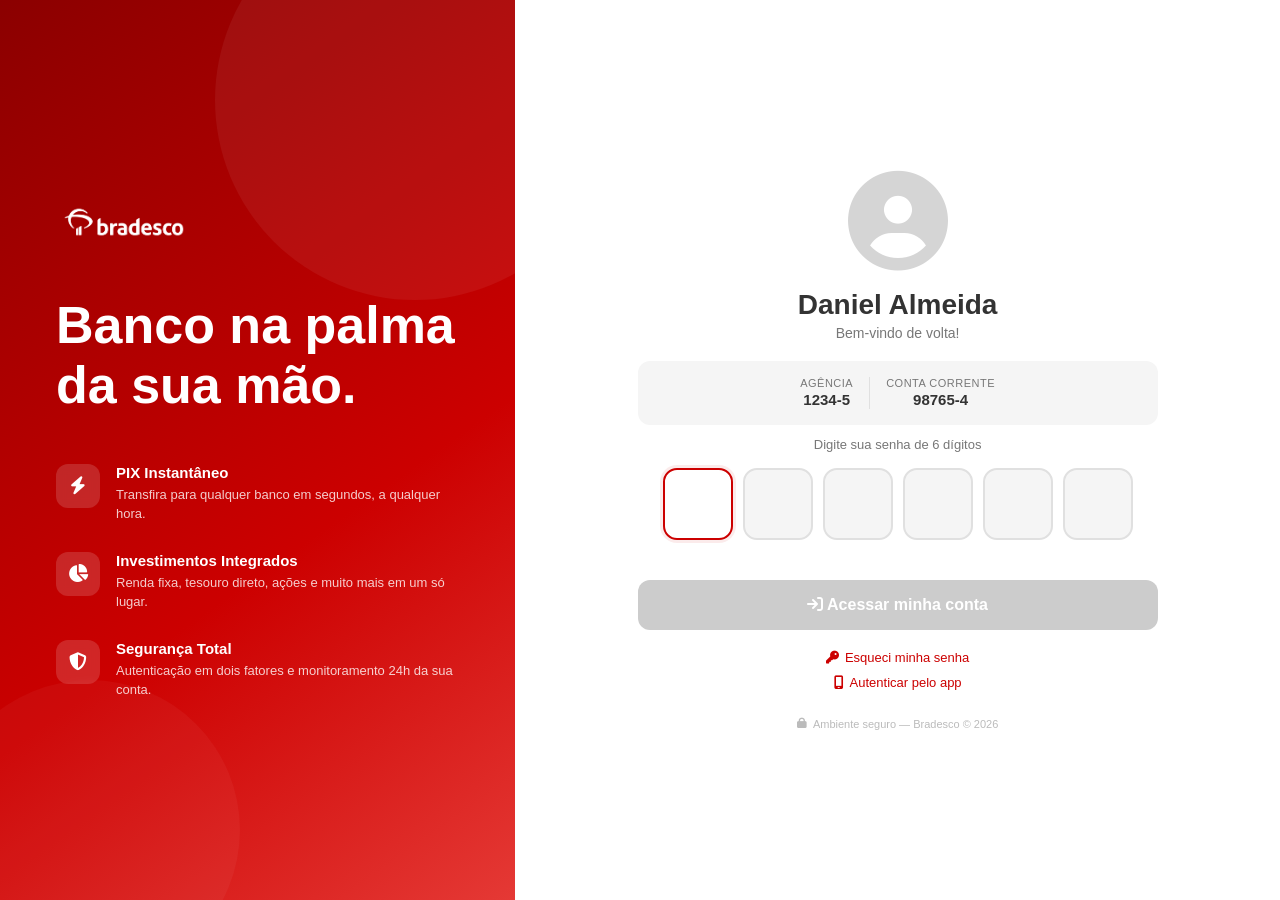
<file: login.html>
<!DOCTYPE html>
<html lang="pt-br">

<head>
    <meta charset="UTF-8">
    <meta name="viewport" content="width=device-width, initial-scale=1.0">
    <title>Bradesco | Login</title>
    <link rel="stylesheet" href="./css/style.css">
    <link rel="stylesheet" href="https://cdnjs.cloudflare.com/ajax/libs/font-awesome/6.5.0/css/all.min.css">
</head>

<body class="login-body">

    <div class="login-wrapper">

        <!-- Lado esquerdo -->
        <div class="login-esquerda">
            <div class="login-esquerda-inner">

                <img src="assets/logo_bradesco.png" alt="Bradesco" class="login-logo-esq">

                <h1 class="login-headline">Banco na palma<br>da sua mão.</h1>

                <div class="login-recursos">
                    <div class="login-recurso-item">
                        <div class="login-recurso-icone">
                            <i class="fa-solid fa-bolt"></i>
                        </div>
                        <div>
                            <strong>PIX Instantâneo</strong>
                            <p>Transfira para qualquer banco em segundos, a qualquer hora.</p>
                        </div>
                    </div>
                    <div class="login-recurso-item">
                        <div class="login-recurso-icone">
                            <i class="fa-solid fa-chart-pie"></i>
                        </div>
                        <div>
                            <strong>Investimentos Integrados</strong>
                            <p>Renda fixa, tesouro direto, ações e muito mais em um só lugar.</p>
                        </div>
                    </div>
                    <div class="login-recurso-item">
                        <div class="login-recurso-icone">
                            <i class="fa-solid fa-shield-halved"></i>
                        </div>
                        <div>
                            <strong>Segurança Total</strong>
                            <p>Autenticação em dois fatores e monitoramento 24h da sua conta.</p>
                        </div>
                    </div>
                </div>

            </div>
        </div>

        <!-- Lado direito -->
        <div class="login-direita">
            <div class="login-card">

                <div class="login-avatar">
                    <i class="fa-solid fa-circle-user"></i>
                </div>

                <h2 class="login-nome">Daniel Almeida</h2>
                <p class="login-boas-vindas">Bem-vindo de volta!</p>

                <div class="login-conta-dados">
                    <div class="login-dado-item">
                        <span class="login-dado-label">Agência</span>
                        <span class="login-dado-valor">1234-5</span>
                    </div>
                    <div class="login-dado-separador"></div>
                    <div class="login-dado-item">
                        <span class="login-dado-label">Conta Corrente</span>
                        <span class="login-dado-valor">98765-4</span>
                    </div>
                </div>

                <p class="login-label">Digite sua senha de 6 dígitos</p>

                <div class="login-senha-grid" id="senha-grid">
                    <input type="password" class="login-senha-input" maxlength="1" inputmode="numeric" pattern="[0-9]">
                    <input type="password" class="login-senha-input" maxlength="1" inputmode="numeric" pattern="[0-9]">
                    <input type="password" class="login-senha-input" maxlength="1" inputmode="numeric" pattern="[0-9]">
                    <input type="password" class="login-senha-input" maxlength="1" inputmode="numeric" pattern="[0-9]">
                    <input type="password" class="login-senha-input" maxlength="1" inputmode="numeric" pattern="[0-9]">
                    <input type="password" class="login-senha-input" maxlength="1" inputmode="numeric" pattern="[0-9]">
                </div>

                <span class="login-erro" id="login-erro"></span>

                <button class="btn btn-primario login-btn-entrar" id="btn-entrar" onclick="tentarLogin()" disabled>
                    <i class="fa-solid fa-arrow-right-to-bracket"></i> Acessar minha conta
                </button>

                <div class="login-links">
                    <a href="#" class="login-link">
                        <i class="fa-solid fa-key"></i> Esqueci minha senha
                    </a>
                    <a href="#" class="login-link">
                        <i class="fa-solid fa-mobile-screen"></i> Autenticar pelo app
                    </a>
                </div>

                <p class="login-rodape">
                    <i class="fa-solid fa-lock"></i>
                    Ambiente seguro — Bradesco © 2026
                </p>

            </div>
        </div>
    </div>

    <!-- Splash -->
    <div class="splash-overlay" id="splash">
        <div class="splash-conteudo">
            <img src="assets/logo_bradesco.png" alt="Bradesco" class="splash-logo">
            <div class="splash-spinner">
                <div class="splash-spinner-barra"></div>
                <div class="splash-spinner-barra"></div>
                <div class="splash-spinner-barra"></div>
                <div class="splash-spinner-barra"></div>
            </div>
            <p class="splash-texto" id="splash-texto">Verificando credenciais...</p>
        </div>
    </div>

    <script src="./js/login.js"></script>

</body>
</html>
</file>
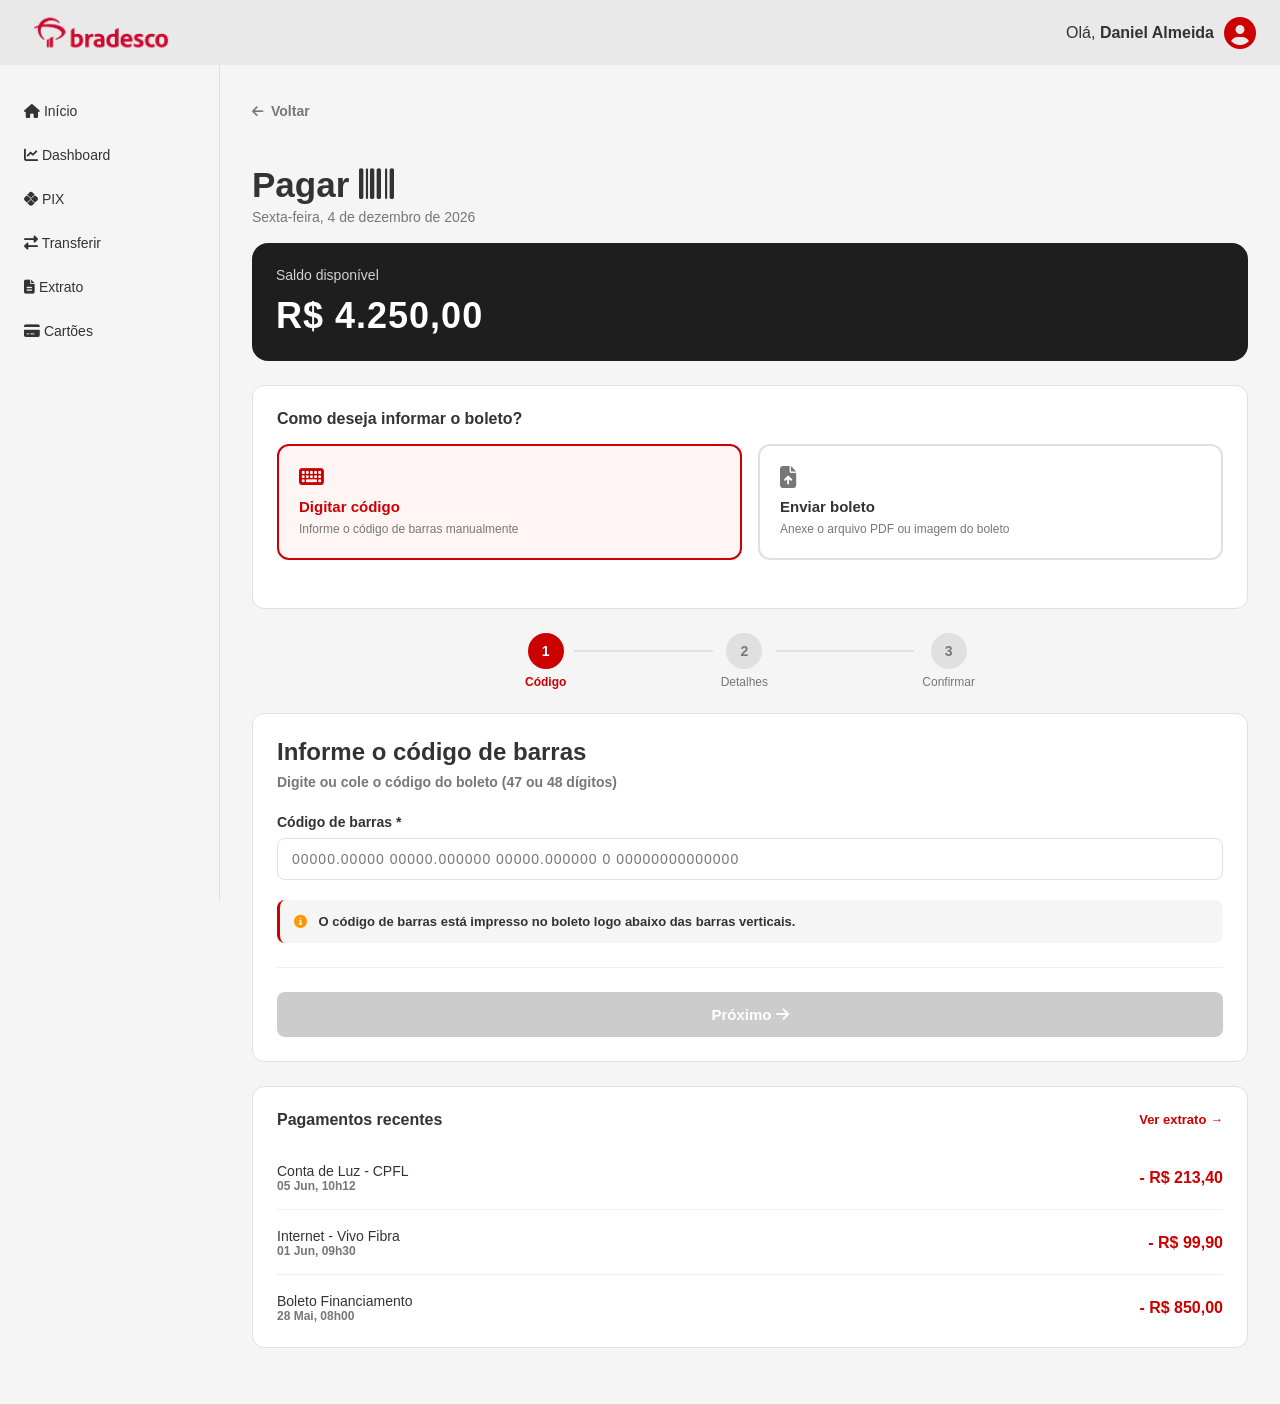
<file: pagar.html>
<!DOCTYPE html>
<html lang="pt-br">

<head>
    <meta charset="UTF-8">
    <meta name="viewport" content="width=device-width, initial-scale=1.0">
    <title>Bradesco | Pagar</title>
    <link rel="stylesheet" href="./css/style.css">
    <link rel="stylesheet" href="https://cdnjs.cloudflare.com/ajax/libs/font-awesome/6.5.0/css/all.min.css">
</head>

<body>

    <header class="header">
        <div class="bradesco-logo">
            <img src="/assets/logo_bradesco.png" alt="Bradesco">
        </div>
        <div class="header-usuario">
            <span>Olá, <strong>Daniel Almeida</strong></span>
            <i class="fa-solid fa-circle-user fa-2x"></i>
        </div>
    </header>

    <div class="container">

        <aside class="sidebar">
            <nav>
                <ul>
                    <li><a href="index.html"><i class="fa-solid fa-house"></i> Início</a></li>
                    <li><a href="dashboard.html"><i class="fa-solid fa-chart-line"></i> Dashboard</a></li>
                    <li><a href="pix.html"><i class="fa-brands fa-pix"></i> PIX</a></li>
                    <li><a href="transferir.html"><i class="fa-solid fa-right-left"></i> Transferir</a></li>
                    <li><a href="extract.html"><i class="fa-solid fa-file-lines"></i> Extrato</a></li>
                    <li><a href="cartao.html"><i class="fa-solid fa-credit-card"></i> Cartões</a></li>
                </ul>
            </nav>
        </aside>

        <main class="main-content">
            <!--Botão de voltar-->
            <button class="btn-voltar" onclick="history.back()">
                <i class="fa-solid fa-arrow-left"></i> Voltar
            </button>
            <div class="saudacao">
                <h1>Pagar <i class="fa-solid fa-barcode"></i></h1>
                <p id="data-hoje"></p>
            </div>
            <br>

            <!-- Card de saldo -->
            <div class="card-saldo" style="margin-bottom: 24px;">
                <div class="card-saldo-topo">
                    <span>Saldo disponível</span>
                </div>
                <div class="card-saldo-valor">R$ 4.250,00</div>
            </div>

            <!-- Seleção do método de entrada -->
            <div class="card" style="margin-bottom: 24px;">
                <div class="card-cabecalho">
                    <h2>Como deseja informar o boleto?</h2>
                </div>
                <div class="tipo-grid" style="margin-top: 16px;">
                    <button class="tipo-btn tipo-btn--ativo" id="btn-metodo-digitar" onclick="selecionarMetodo('digitar', this)">
                        <i class="fa-solid fa-keyboard"></i>
                        <strong>Digitar código</strong>
                        <span>Informe o código de barras manualmente</span>
                    </button>
                    <button class="tipo-btn" id="btn-metodo-anexar" onclick="selecionarMetodo('anexar', this)">
                        <i class="fa-solid fa-file-arrow-up"></i>
                        <strong>Enviar boleto</strong>
                        <span>Anexe o arquivo PDF ou imagem do boleto</span>
                    </button>
                </div>
            </div>

            <!-- PAINEL: Digitar código de barras -->
            <div id="painel-digitar">

                <!-- Indicador de etapas -->
                <div class="etapas-indicador">
                    <div class="etapa-item ativa" id="ind-etapa-1">
                        <div class="etapa-numero">1</div>
                        <span>Código</span>
                    </div>
                    <div class="etapa-linha"></div>
                    <div class="etapa-item" id="ind-etapa-2">
                        <div class="etapa-numero">2</div>
                        <span>Detalhes</span>
                    </div>
                    <div class="etapa-linha"></div>
                    <div class="etapa-item" id="ind-etapa-3">
                        <div class="etapa-numero">3</div>
                        <span>Confirmar</span>
                    </div>
                </div>

                <!-- ETAPA 1 — Código de barras -->
                <div class="card etapa-conteudo" id="etapa-1">
                    <h2 style="margin-bottom: 8px;">Informe o código de barras</h2>
                    <p style="color: var(--texto-claro); font-size: 14px; margin-bottom: 24px;">Digite ou cole o código do boleto (47 ou 48 dígitos)</p>

                    <div class="form-grupo">
                        <label class="form-label" for="codigo-barras">Código de barras *</label>
                        <input
                            type="text"
                            class="form-input"
                            id="codigo-barras"
                            placeholder="00000.00000 00000.000000 00000.000000 0 00000000000000"
                            maxlength="60"
                            oninput="formatarCodigo(this); verificarEtapa1()"
                            style="font-size: 14px; letter-spacing: 1px;"
                        >
                        <div class="form-erro" id="erro-codigo" style="display:none;">
                            Código inválido. Verifique e tente novamente.
                        </div>
                    </div>

                    <div class="info-box" style="margin-top: 8px;">
                        <i class="fa-solid fa-circle-info"></i>
                        O código de barras está impresso no boleto logo abaixo das barras verticais.
                    </div>

                    <div class="etapa-acoes">
                        <span></span>
                        <button class="btn btn-primario" id="btn-prox-1" onclick="irParaEtapa(2)" disabled>
                            Próximo <i class="fa-solid fa-arrow-right"></i>
                        </button>
                    </div>
                </div>

                <!-- ETAPA 2 — Detalhes do boleto -->
                <div class="card etapa-conteudo" id="etapa-2" style="display:none;">
                    <h2 style="margin-bottom: 8px;">Detalhes do boleto</h2>
                    <p style="color: var(--texto-claro); font-size: 14px; margin-bottom: 24px;">Confira as informações identificadas</p>

                    <div class="confirmacao-resumo" style="margin-bottom: 24px;">
                        <div class="confirmacao-linha">
                            <span class="confirmacao-label">Beneficiário</span>
                            <span class="confirmacao-valor" id="det-beneficiario">Empresa de Energia S.A.</span>
                        </div>
                        <div class="confirmacao-linha">
                            <span class="confirmacao-label">CNPJ</span>
                            <span class="confirmacao-valor" id="det-cnpj">12.345.678/0001-99</span>
                        </div>
                        <div class="confirmacao-linha">
                            <span class="confirmacao-label">Vencimento</span>
                            <span class="confirmacao-valor" id="det-vencimento">15/06/2026</span>
                        </div>
                        <div class="confirmacao-linha destaque">
                            <span class="confirmacao-label">Valor</span>
                            <span class="confirmacao-valor negativo" id="det-valor">R$ 187,50</span>
                        </div>
                    </div>

                    <div class="form-grupo">
                        <label class="form-label" for="data-pagamento">Data de pagamento *</label>
                        <input type="date" class="form-input" id="data-pagamento" oninput="verificarEtapa2()">
                    </div>

                    <div class="form-grupo">
                        <label class="form-label" for="descricao-pagamento">Descrição (opcional)</label>
                        <input type="text" class="form-input" id="descricao-pagamento" placeholder="Ex: Conta de luz, aluguel..." maxlength="50">
                    </div>

                    <div class="etapa-acoes">
                        <button class="btn btn-secundario" onclick="irParaEtapa(1)">
                            <i class="fa-solid fa-arrow-left"></i> Voltar
                        </button>
                        <button class="btn btn-primario" id="btn-prox-2" onclick="irParaEtapa(3)" disabled>
                            Próximo <i class="fa-solid fa-arrow-right"></i>
                        </button>
                    </div>
                </div>

                <!-- ETAPA 3 — Confirmação -->
                <div class="card etapa-conteudo" id="etapa-3" style="display:none;">
                    <h2 style="margin-bottom: 8px;">Confirme o pagamento</h2>
                    <p style="color: var(--texto-claro); font-size: 14px; margin-bottom: 24px;">Verifique os dados antes de confirmar</p>

                    <div class="confirmacao-resumo">
                        <div class="confirmacao-linha">
                            <span class="confirmacao-label">Beneficiário</span>
                            <span class="confirmacao-valor" id="conf-beneficiario">-</span>
                        </div>
                        <div class="confirmacao-linha">
                            <span class="confirmacao-label">Vencimento</span>
                            <span class="confirmacao-valor" id="conf-vencimento">-</span>
                        </div>
                        <div class="confirmacao-linha">
                            <span class="confirmacao-label">Data de pagamento</span>
                            <span class="confirmacao-valor" id="conf-data-pgto">-</span>
                        </div>
                        <div class="confirmacao-linha destaque">
                            <span class="confirmacao-label">Valor</span>
                            <span class="confirmacao-valor negativo" id="conf-valor">-</span>
                        </div>
                        <div class="confirmacao-linha" id="conf-linha-descricao" style="display:none;">
                            <span class="confirmacao-label">Descrição</span>
                            <span class="confirmacao-valor" id="conf-descricao">-</span>
                        </div>
                    </div>

                    <div class="etapa-acoes">
                        <button class="btn btn-secundario" onclick="irParaEtapa(2)">
                            <i class="fa-solid fa-arrow-left"></i> Voltar
                        </button>
                        <button class="btn btn-primario" onclick="confirmarPagamento()">
                            <i class="fa-solid fa-check"></i> Confirmar pagamento
                        </button>
                    </div>
                </div>

            </div>

            <!-- PAINEL: Enviar boleto -->
            <div id="painel-anexar" style="display:none;">
                <div class="card">
                    <h2 style="margin-bottom: 8px;">Enviar arquivo do boleto</h2>
                    <p style="color: var(--texto-claro); font-size: 14px; margin-bottom: 24px;">Aceito: PDF, JPG ou PNG (máx. 5MB)</p>

                    <!-- Área de drop -->
                    <div class="upload-area" id="upload-area"
                        onclick="document.getElementById('input-arquivo').click()"
                        ondragover="event.preventDefault(); this.classList.add('upload-area--hover')"
                        ondragleave="this.classList.remove('upload-area--hover')"
                        ondrop="handleDrop(event)">
                        <div id="upload-placeholder">
                            <i class="fa-solid fa-cloud-arrow-up" style="font-size: 40px; color: var(--vermelho); margin-bottom: 12px;"></i>
                            <p style="font-weight: 600; font-size: 15px; margin-bottom: 4px;">Clique para selecionar ou arraste o arquivo aqui</p>
                            <p style="color: var(--texto-claro); font-size: 13px;">PDF, JPG ou PNG até 5MB</p>
                        </div>
                        <div id="upload-preview" style="display:none;">
                            <i class="fa-solid fa-file-lines" style="font-size: 36px; color: var(--vermelho); margin-bottom: 10px;"></i>
                            <p id="upload-nome-arquivo" style="font-weight: 600; font-size: 15px; margin-bottom: 4px;">arquivo.pdf</p>
                            <p id="upload-tamanho-arquivo" style="color: var(--texto-claro); font-size: 13px;">0 KB</p>
                            <button class="btn btn-secundario" style="margin-top: 12px; padding: 6px 14px; font-size: 13px;" onclick="event.stopPropagation(); removerArquivo()">
                                <i class="fa-solid fa-xmark"></i> Remover
                            </button>
                        </div>
                    </div>
                    <input type="file" id="input-arquivo" accept=".pdf,.jpg,.jpeg,.png" style="display:none;" onchange="handleArquivo(this.files[0])">

                    <div class="form-erro" id="erro-arquivo" style="display:none; margin-top: 8px;">
                        Arquivo inválido. Envie um PDF, JPG ou PNG de até 5MB.
                    </div>

                    <div class="info-box" style="margin-top: 16px;">
                        <i class="fa-solid fa-circle-info"></i>
                        Após o envio, o código de barras será lido automaticamente e os dados do boleto serão preenchidos.
                    </div>

                    <!-- Detalhes lidos do arquivo (aparecem após "leitura") -->
                    <div id="dados-arquivo" style="display:none; margin-top: 24px;">
                        <hr style="border: none; border-top: 1px solid var(--borda); margin-bottom: 20px;">
                        <h3 style="font-size: 15px; font-weight: 600; margin-bottom: 16px;">Dados identificados no boleto</h3>
                        <div class="confirmacao-resumo" style="margin-bottom: 20px;">
                            <div class="confirmacao-linha">
                                <span class="confirmacao-label">Beneficiário</span>
                                <span class="confirmacao-valor">Serviço de Água e Saneamento</span>
                            </div>
                            <div class="confirmacao-linha">
                                <span class="confirmacao-label">CNPJ</span>
                                <span class="confirmacao-valor">98.765.432/0001-10</span>
                            </div>
                            <div class="confirmacao-linha">
                                <span class="confirmacao-label">Vencimento</span>
                                <span class="confirmacao-valor">20/06/2026</span>
                            </div>
                            <div class="confirmacao-linha destaque">
                                <span class="confirmacao-label">Valor</span>
                                <span class="confirmacao-valor negativo">R$ 94,30</span>
                            </div>
                        </div>

                        <div class="form-grupo">
                            <label class="form-label" for="data-pagamento-arquivo">Data de pagamento *</label>
                            <input type="date" class="form-input" id="data-pagamento-arquivo" oninput="verificarPagamentoArquivo()">
                        </div>

                        <div class="form-grupo">
                            <label class="form-label" for="descricao-arquivo">Descrição (opcional)</label>
                            <input type="text" class="form-input" id="descricao-arquivo" placeholder="Ex: Conta de água..." maxlength="50">
                        </div>

                        <div class="etapa-acoes" style="margin-top: 8px;">
                            <span></span>
                            <button class="btn btn-primario" id="btn-pagar-arquivo" onclick="confirmarPagamentoArquivo()" disabled>
                                <i class="fa-solid fa-check"></i> Confirmar pagamento
                            </button>
                        </div>
                    </div>

                </div>
            </div>

            <!-- Pagamentos recentes -->
            <div class="card" style="margin-top: 24px;">
                <div class="card-cabecalho">
                    <h2>Pagamentos recentes</h2>
                    <a href="extract.html">Ver extrato →</a>
                </div>
                <br>
                <ul class="transacoes">
                    <li class="transacao">
                        <div class="transacao-info">
                            <span class="transacao-nome">Conta de Luz - CPFL</span>
                            <span class="transacao-data">05 Jun, 10h12</span>
                        </div>
                        <span class="transacao-valor negativo">- R$ 213,40</span>
                    </li>
                    <br>
                    <li class="transacao">
                        <div class="transacao-info">
                            <span class="transacao-nome">Internet - Vivo Fibra</span>
                            <span class="transacao-data">01 Jun, 09h30</span>
                        </div>
                        <span class="transacao-valor negativo">- R$ 99,90</span>
                    </li>
                    <br>
                    <li class="transacao">
                        <div class="transacao-info">
                            <span class="transacao-nome">Boleto Financiamento</span>
                            <span class="transacao-data">28 Mai, 08h00</span>
                        </div>
                        <span class="transacao-valor negativo">- R$ 850,00</span>
                    </li>
                </ul>
            </div>

        </main>
    </div>

    <!-- Modal sucesso -->
    <div class="sucesso-modal" id="modal-sucesso-pagamento">
        <div class="sucesso-conteudo">
            <div class="sucesso-icone">
                <i class="fa-solid fa-circle-check"></i>
            </div>
            <div class="sucesso-titulo">Pagamento realizado!</div>
            <p class="sucesso-descricao">Seu boleto foi pago com sucesso</p>
            <div class="sucesso-detalhes">
                <div class="detalhe-linha">
                    <span class="detalhe-label">Beneficiário:</span>
                    <span class="detalhe-valor" id="modal-beneficiario">-</span>
                </div>
                <div class="detalhe-linha">
                    <span class="detalhe-label">Valor:</span>
                    <span class="detalhe-valor" id="modal-valor-pago">-</span>
                </div>
                <div class="detalhe-linha">
                    <span class="detalhe-label">Data:</span>
                    <span class="detalhe-valor" id="modal-data-pago">-</span>
                </div>
                <div class="detalhe-linha">
                    <span class="detalhe-label">Protocolo:</span>
                    <span class="detalhe-valor" id="modal-protocolo-pago">-</span>
                </div>
            </div>
            <button class="btn btn-primario" onclick="fecharModalPagamento()">
                Voltar ao início
            </button>
        </div>
    </div>

    <script src="./js/pagar.js"></script>
</body>

</html>
</file>
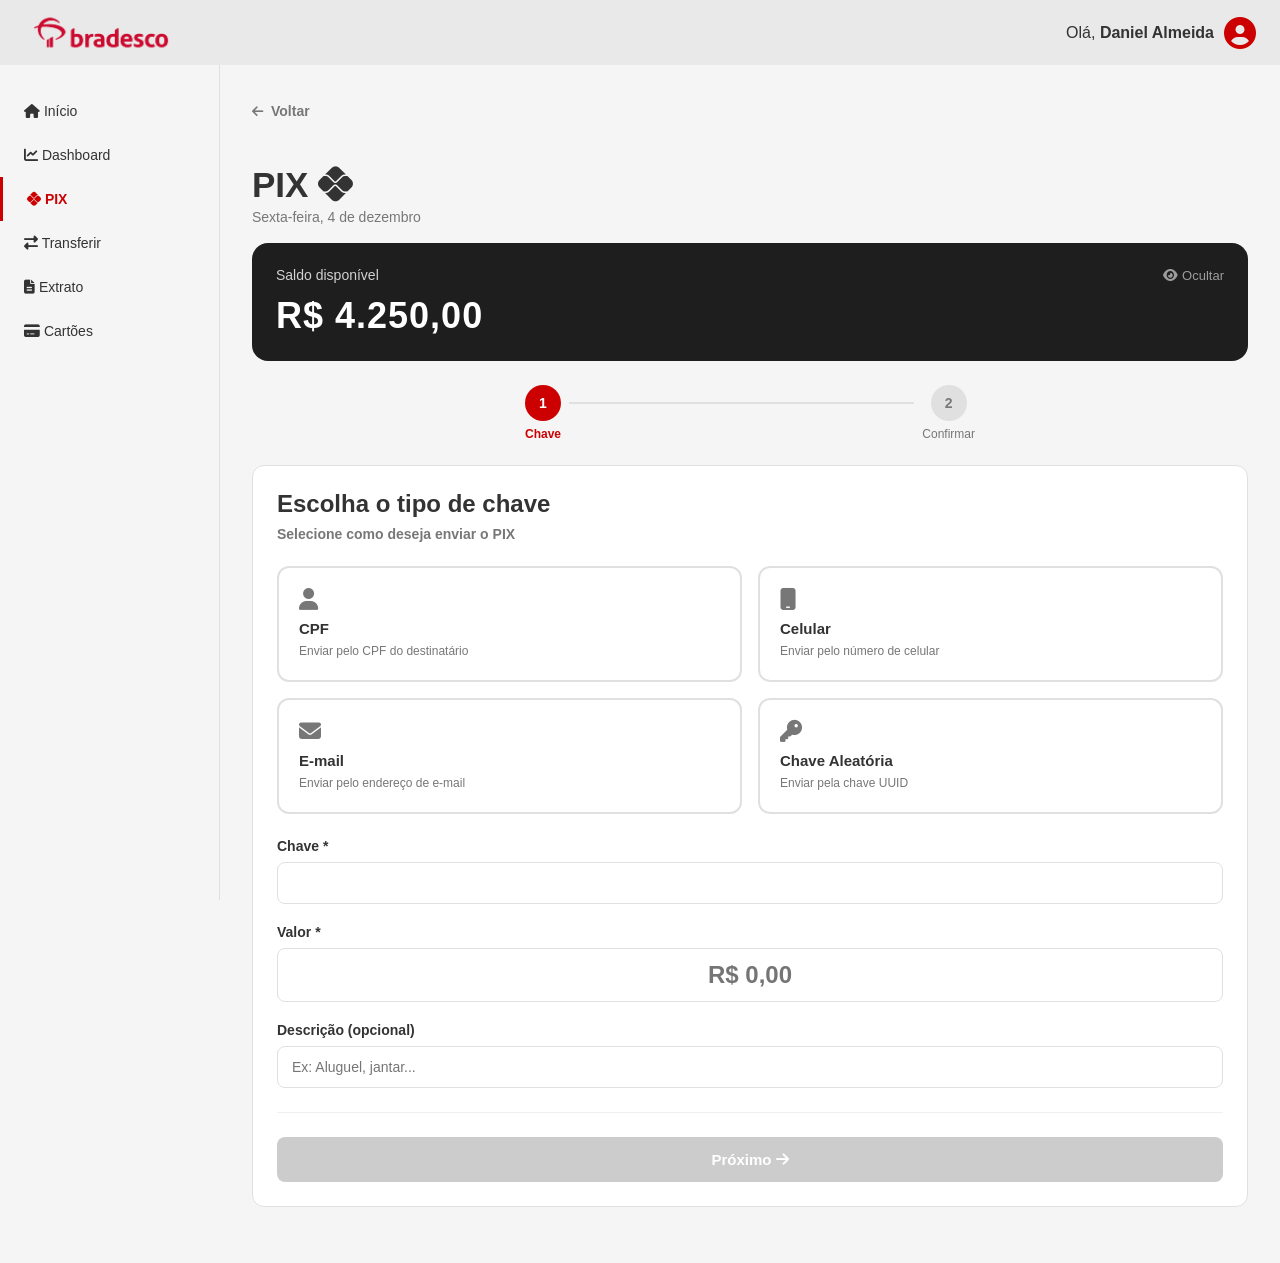
<file: pix.html>
<!DOCTYPE html>
<html lang="pt-br">

<head>
    <meta charset="UTF-8">
    <meta name="viewport" content="width=device-width, initial-scale=1.0">
    <title>Bradesco | PIX</title>
    <link rel="stylesheet" href="./css/style.css">
    <link rel="stylesheet" href="https://cdnjs.cloudflare.com/ajax/libs/font-awesome/6.5.0/css/all.min.css">
</head>

<body>

    <!--Cabeçalho-->
    <header class="header">
        <div class="bradesco-logo">
            <img src="assets/logo_bradesco.png" alt="Bradesco">
        </div>
        <div class="header-usuario">
            <span>Olá, <strong>Daniel Almeida</strong></span>
            <i class="fa-solid fa-circle-user fa-2x"></i>
        </div>
    </header>

    <!--Conteiner Principal-->
    <div class="container">

        <!--Sidebar-->
        <aside class="sidebar">
            <nav>
                <ul>
                    <li><a href="index.html"><i class="fa-solid fa-house"></i> Início</a></li>
                    <li><a href="dashboard.html"><i class="fa-solid fa-chart-line"></i> Dashboard</a></li>
                    <li class="ativo"><a href="pix.html"><i class="fa-brands fa-pix"></i> PIX</a></li>
                    <li><a href="transferir.html"><i class="fa-solid fa-right-left"></i> Transferir</a></li>
                    <li><a href="extract.html"><i class="fa-solid fa-file-lines"></i> Extrato</a></li>
                    <li><a href="cartao.html"><i class="fa-solid fa-credit-card"></i> Cartões</a></li>
                </ul>
            </nav>
        </aside>

        <!--Conteúdo Principal-->
        <main class="main-content">
            <!--Botão de voltar-->
            <button class="btn-voltar" onclick="history.back()">
                <i class="fa-solid fa-arrow-left"></i> Voltar
            </button>
            <!--Saudação-->
            <div class="saudacao">
                <h1>PIX <i class="fa-brands fa-pix"></i></h1>
                <p id="data-hoje"></p>
            </div>
            <br>
            <!--Card de saldo-->
            <div class="card-saldo pix-saldo">
                <div class="card-saldo-topo">
                    <span>Saldo disponível</span>
                    <button id="btn-ocultar" onclick="toggleSaldoPix()">
                        <i class="fa-solid fa-eye"></i> Ocultar
                    </button>
                </div>
                <div class="card-saldo-valor" id="saldo-valor-pix">R$ 4.250,00</div>
            </div>

            <!--Indicador de etapas-->
            <div class="etapas-indicador">
                <div class="etapa-item ativa" id="ind-etapa-pix-1">
                    <div class="etapa-numero">1</div>
                    <span>Chave</span>
                </div>
                <div class="etapa-linha"></div>
                <div class="etapa-item" id="ind-etapa-pix-2">
                    <div class="etapa-numero">2</div>
                    <span>Confirmar</span>
                </div>
            </div>

            <!--ETAPA 1 — Tipo de chave e valor-->
            <div class="card etapa-conteudo" id="etapa-pix-1">
                <h2 class="etapa-titulo">Escolha o tipo de chave</h2>
                <p class="etapa-subtitulo">Selecione como deseja enviar o PIX</p>

                <div class="tipo-grid">
                    <button class="tipo-btn" onclick="selecionarChavePix(this, 'cpf')">
                        <i class="fa-solid fa-user"></i>
                        <strong>CPF</strong>
                        <span>Enviar pelo CPF do destinatário</span>
                    </button>
                    <button class="tipo-btn" onclick="selecionarChavePix(this, 'phone')">
                        <i class="fa-solid fa-mobile"></i>
                        <strong>Celular</strong>
                        <span>Enviar pelo número de celular</span>
                    </button>
                    <button class="tipo-btn" onclick="selecionarChavePix(this, 'email')">
                        <i class="fa-solid fa-envelope"></i>
                        <strong>E-mail</strong>
                        <span>Enviar pelo endereço de e-mail</span>
                    </button>
                    <button class="tipo-btn" onclick="selecionarChavePix(this, 'random')">
                        <i class="fa-solid fa-key"></i>
                        <strong>Chave Aleatória</strong>
                        <span>Enviar pela chave UUID</span>
                    </button>
                </div>

                <!--Campo da chave — aparece após selecionar tipo-->
                <div id="campo-chave-pix" class="campo-chave-oculto">

                    <div class="form-grupo">
                        <label class="form-label" id="label-chave-pix">Chave *</label>
                        <input type="text" class="form-input" id="input-chave-pix"
                            placeholder=""
                            oninput="formatarChavePix(this); verificarEtapaPix1()">
                        <span class="form-hint" id="hint-chave-pix"></span>
                        <span class="form-erro" id="erro-chave-pix"></span>
                    </div>

                    <div class="form-grupo">
                        <label class="form-label" for="valor-pix">Valor *</label>
                        <input type="text" class="form-input input-valor-destaque" id="valor-pix"
                            placeholder="R$ 0,00"
                            oninput="formatarValorPix(this); verificarEtapaPix1()">
                    </div>

                    <div class="form-grupo">
                        <label class="form-label" for="descricao-pix">Descrição (opcional)</label>
                        <input type="text" class="form-input" id="descricao-pix"
                            placeholder="Ex: Aluguel, jantar..." maxlength="50">
                    </div>

                </div>

                <div class="etapa-acoes">
                    <span></span>
                    <button class="btn btn-primario" id="btn-prox-pix-1"
                        onclick="irParaEtapaPix(2)" disabled>
                        Próximo <i class="fa-solid fa-arrow-right"></i>
                    </button>
                </div>
            </div>

            <!--ETAPA 2 — Confirmação-->
            <div class="card etapa-conteudo etapa-oculta" id="etapa-pix-2">
                <h2 class="etapa-titulo">Confirme o PIX</h2>
                <p class="etapa-subtitulo">Verifique os dados antes de enviar</p>

                <div class="confirmacao-resumo">
                    <div class="confirmacao-linha">
                        <span class="confirmacao-label">Destinatário</span>
                        <span class="confirmacao-valor" id="conf-pix-nome">João da Silva</span>
                    </div>
                    <div class="confirmacao-linha">
                        <span class="confirmacao-label">Tipo de chave</span>
                        <span class="confirmacao-valor" id="conf-pix-tipo">-</span>
                    </div>
                    <div class="confirmacao-linha">
                        <span class="confirmacao-label">Chave</span>
                        <span class="confirmacao-valor" id="conf-pix-chave">-</span>
                    </div>
                    <div class="confirmacao-linha">
                        <span class="confirmacao-label">Instituição</span>
                        <span class="confirmacao-valor">Bradesco</span>
                    </div>
                    <div class="confirmacao-linha destaque">
                        <span class="confirmacao-label">Valor</span>
                        <span class="confirmacao-valor negativo" id="conf-pix-valor">-</span>
                    </div>
                    <div class="confirmacao-linha etapa-oculta" id="conf-pix-linha-desc">
                        <span class="confirmacao-label">Descrição</span>
                        <span class="confirmacao-valor" id="conf-pix-descricao">-</span>
                    </div>
                </div>

                <div class="etapa-acoes">
                    <button class="btn btn-secundario" onclick="irParaEtapaPix(1)">
                        <i class="fa-solid fa-arrow-left"></i> Voltar
                    </button>
                    <button class="btn btn-primario" onclick="confirmarPix()">
                        <i class="fa-brands fa-pix"></i> Enviar PIX
                    </button>
                </div>
            </div>

        </main>
    </div>

    <!--Modal sucesso-->
    <div class="sucesso-modal" id="modal-sucesso-pix">
        <div class="sucesso-conteudo">
            <div class="sucesso-icone">
                <i class="fa-solid fa-circle-check"></i>
            </div>
            <div class="sucesso-titulo">PIX enviado!</div>
            <p class="sucesso-descricao">Sua transferência foi processada com sucesso</p>
            <div class="sucesso-detalhes">
                <div class="detalhe-linha">
                    <span class="detalhe-label">Para:</span>
                    <span class="detalhe-valor" id="modal-pix-nome">-</span>
                </div>
                <div class="detalhe-linha">
                    <span class="detalhe-label">Chave:</span>
                    <span class="detalhe-valor" id="modal-pix-chave">-</span>
                </div>
                <div class="detalhe-linha">
                    <span class="detalhe-label">Valor:</span>
                    <span class="detalhe-valor" id="modal-pix-valor">-</span>
                </div>
                <div class="detalhe-linha">
                    <span class="detalhe-label">Protocolo:</span>
                    <span class="detalhe-valor" id="modal-pix-protocolo">-</span>
                </div>
            </div>
            <button class="btn btn-primario" onclick="fecharModalPix()">
                Voltar ao início
            </button>
        </div>
    </div>

    <script src="./js/pix.js"></script>

</body>

</html>
</file>
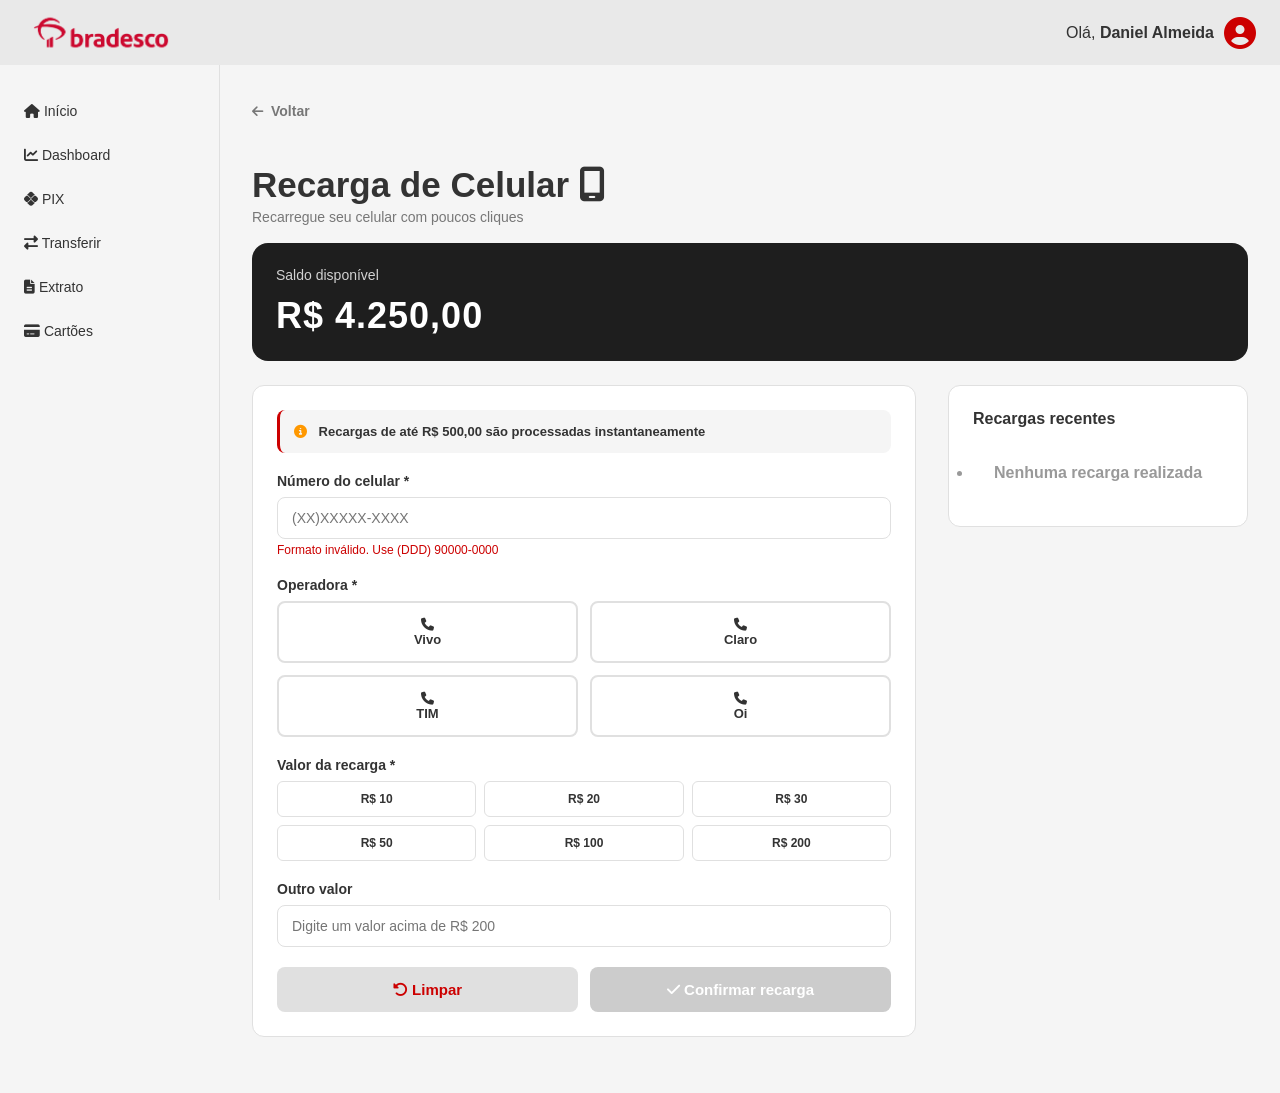
<file: recharge.html>
<!DOCTYPE html>
<html lang="pt-br">

<head>
    <meta charset="UTF-8">
    <meta name="viewport" content="width=device-width, initial-scale=1.0">
    <title>Bradesco | Recarga de Celular</title>

    <link rel="stylesheet" href="./css/style.css">
    <link rel="stylesheet" href="https://cdnjs.cloudflare.com/ajax/libs/font-awesome/6.5.0/css/all.min.css">

</head>

<body>

    <header class="header">
        <div class="bradesco-logo">
            <img src="/assets/logo_bradesco.png" alt="Bradesco">
        </div>

        <div class="header-usuario">
            <span>Olá, <strong>Daniel Almeida</strong></span>
            <i class="fa-solid fa-circle-user fa-2x"></i>
        </div>
    </header>

    <div class="container">

        <aside class="sidebar">
            <nav>
                <ul>
                    <li>
                        <a href="index.html">
                            <i class="fa-solid fa-house"></i> Início
                        </a>
                    </li>

                    <li>
                        <a href="dashboard.html">
                            <i class="fa-solid fa-chart-line"></i> Dashboard
                        </a>
                    </li>

                    <li>
                        <a href="pix.html">
                            <i class="fa-brands fa-pix"></i> PIX
                        </a>
                    </li>

                    <li>
                        <a href="transferir.html">
                            <i class="fa-solid fa-right-left"></i> Transferir
                        </a>
                    </li>

                    <li>
                        <a href="extract.html">
                            <i class="fa-solid fa-file-lines"></i> Extrato
                        </a>
                    </li>

                    <li>
                        <a href="cartao.html">
                            <i class="fa-solid fa-credit-card"></i> Cartões
                        </a>
                    </li>

                </ul>
            </nav>
        </aside>

        <main class="main-content">
            <!--Botão de voltar-->
            <button class="btn-voltar" onclick="history.back()">
                <i class="fa-solid fa-arrow-left"></i> Voltar
            </button>
            <div class="saudacao">
                <h1>Recarga de Celular <i class="fa-solid fa-mobile-screen"></i></h1>
                <p>Recarregue seu celular com poucos cliques</p>
            </div>
            <br>
            <div class="card-saldo">
                <div class="card-saldo-topo">
                    <span>Saldo disponível</span>
                </div>
                <div class="card-saldo-valor" id="saldo-valor-recharge">
                    R$ 4.250,00
                </div>
            </div>

            <div class="recharge-container">

                <div class="recharge-form card">

                    <div class="info-box">
                        <i class="fa-solid fa-circle-info"></i>
                        Recargas de até R$ 500,00 são processadas instantaneamente
                    </div>

                    <div class="form-grupo">
                        <label class="form-label" for="numero-celular">Número do celular *</label>
                        <input type="tel" class="form-input" id="numero-celular" placeholder="(XX)XXXXX-XXXX"
                            maxlength="15" oninput="validarFormatoTelefone()">
                        <div class="form-erro" id="erro-telefone">
                            Formato inválido. Use (DDD) 90000-0000
                        </div>
                    </div>

                    <div class="form-grupo">
                        <label class="form-label">Operadora *</label>

                        <div class="operadoras">
                            <button type="button" class="operadora-btn" data-operadora="vivo"
                                onclick="selecionarOperadora(this)">
                                <i class="fa-solid fa-phone"></i><br>Vivo
                            </button>

                            <button type="button" class="operadora-btn" data-operadora="claro"
                                onclick="selecionarOperadora(this)">
                                <i class="fa-solid fa-phone"></i><br>Claro
                            </button>

                            <button type="button" class="operadora-btn" data-operadora="tim"
                                onclick="selecionarOperadora(this)">
                                <i class="fa-solid fa-phone"></i><br>TIM
                            </button>

                            <button type="button" class="operadora-btn" data-operadora="oi"
                                onclick="selecionarOperadora(this)">
                                <i class="fa-solid fa-phone"></i><br>Oi
                            </button>
                        </div>
                    </div>

                    <div class="form-grupo">
                        <label class="form-label">Valor da recarga *</label>

                        <div class="valores-rapidos">
                            <button type="button" class="valor-btn" onclick="selecionarValor(this, 10)">R$ 10</button>
                            <button type="button" class="valor-btn" onclick="selecionarValor(this, 20)">R$ 20</button>
                            <button type="button" class="valor-btn" onclick="selecionarValor(this, 30)">R$ 30</button>
                            <button type="button" class="valor-btn" onclick="selecionarValor(this, 50)">R$ 50</button>
                            <button type="button" class="valor-btn" onclick="selecionarValor(this, 100)">R$ 100</button>
                            <button type="button" class="valor-btn" onclick="selecionarValor(this, 200)">R$ 200</button>
                        </div>
                    </div>

                    <div class="form-grupo">
                        <label class="form-label" for="valor-customizado">Outro valor</label>
                        <input type="number" class="form-input" id="valor-customizado"
                            placeholder="Digite um valor acima de R$ 200" min="200" step="1"
                            oninput="limparSelecaoRapida()" onfocus="aoFocarValorCustomizado()"
                            onblur="aoSairValorCustomizado()">
                    </div>

                    <div class="btns-acao">
                        <button class="btn btn-secundario" onclick="limparFormulario()">
                            <i class="fa-solid fa-rotate-left"></i> Limpar
                        </button>

                        <button class="btn btn-primario" id="btn-confirmar" onclick="confirmarRecarga()" disabled>
                            <i class="fa-solid fa-check"></i> Confirmar recarga
                        </button>
                    </div>

                </div>

                <div class="recharge-sidebar">

                    <div class="resumo-card" id="resumo-container" style="display: none;">
                        <h3 style="font-size: 14px; font-weight: 600; margin-bottom: 16px; color: var(--texto);">
                            Resumo da recarga
                        </h3>

                        <div class="resumo-item">
                            <span class="resumo-label">Número:</span>
                            <span id="resumo-numero">-</span>
                        </div>

                        <div class="resumo-item">
                            <span class="resumo-label">Operadora:</span>
                            <span id="resumo-operadora">-</span>
                        </div>

                        <div class="resumo-item">
                            <span class="resumo-label">Valor:</span>
                            <span id="resumo-valor">-</span>
                        </div>
                    </div>

                    <div class="card">
                        <h3 style="font-size: 16px; font-weight: 600; margin-bottom: 16px;">
                            Recargas recentes
                        </h3>

                        <ul class="transacoes">
                            <li class="transacao">
                                <div class="transacao-info">
                                    <span class="transacao-nome">(11) 98765-4321</span>
                                    <span class="transacao-data">Vivo · 02 Jun, 10h15</span>
                                </div>
                                <span class="transacao-valor negativo">- R$ 30,00</span>
                            </li>
                            <br>
                            <li class="transacao">
                                <div class="transacao-info">
                                    <span class="transacao-nome">(21) 91234-5678</span>
                                    <span class="transacao-data">Claro · 28 Mai, 14h30</span>
                                </div>
                                <span class="transacao-valor negativo">- R$ 50,00</span>
                            </li>
                            <br>
                            <li class="transacao">
                                <div class="transacao-info">
                                    <span class="transacao-nome">(11) 98765-4321</span>
                                    <span class="transacao-data">Vivo · 01 Mai, 09h00</span>
                                </div>
                                <span class="transacao-valor negativo">- R$ 30,00</span>
                            </li>
                        </ul>
                    </div>

                </div>

            </div>

        </main>

    </div>

    <div class="sucesso-modal" id="modal-sucesso">
        <div class="sucesso-conteudo">
            <div class="sucesso-icone">
                <i class="fa-solid fa-circle-check"></i>
            </div>

            <div class="sucesso-titulo">Recarga realizada!</div>

            <p class="sucesso-descricao">
                Sua recarga foi processada com sucesso
            </p>

            <div class="sucesso-detalhes">
                <div class="detalhe-linha">
                    <span class="detalhe-label">Número:</span>
                    <span class="detalhe-valor" id="modal-numero">-</span>
                </div>

                <div class="detalhe-linha">
                    <span class="detalhe-label">Operadora:</span>
                    <span class="detalhe-valor" id="modal-operadora">-</span>
                </div>

                <div class="detalhe-linha">
                    <span class="detalhe-label">Valor:</span>
                    <span class="detalhe-valor" id="modal-valor">-</span>
                </div>

                <div class="detalhe-linha">
                    <span class="detalhe-label">Protocolo:</span>
                    <span class="detalhe-valor" id="modal-protocolo">-</span>
                </div>
            </div>

            <button class="btn btn-primario" onclick="fecharModal()">
                Voltar ao início
            </button>
        </div>
    </div>

    <div class="processamento-modal" id="modal-processamento">
        <div class="processamento-conteudo">
            <div class="processamento-icone">
                <i class="fa-solid fa-hourglass-end"></i>
            </div>

            <div class="processamento-titulo">Recarga em processamento</div>

            <p class="processamento-descricao">
                Sua recarga está sendo processada
            </p>

            <div class="processamento-info">
                <i class="fa-solid fa-circle-info"></i>
                Você receberá um aviso sobre o processamento da recarga via SMS em até
                <strong>uma hora</strong>
            </div>

            <div class="processamento-celular">
                <i class="fa-solid fa-mobile-screen"></i><br>
                <span id="processamento-celular">-</span>
            </div>

            <button class="btn btn-primario" onclick="fecharModalProcessamento()">
                Voltar ao início
            </button>
        </div>
    </div>

    <script src="./js/recharge.js"></script>

</body>

</html>
</file>
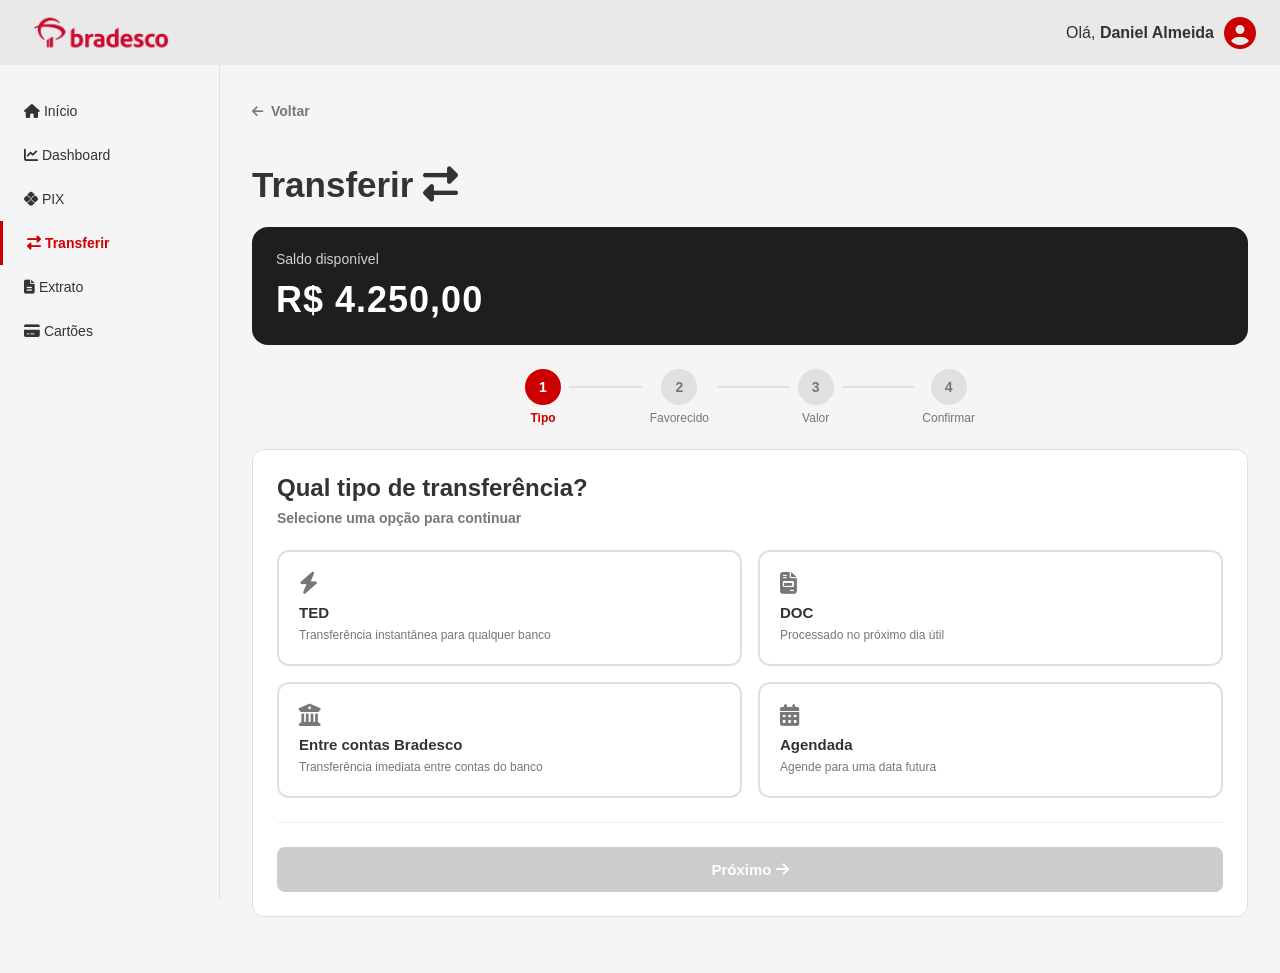
<file: transferir.html>
<!DOCTYPE html>
<html lang="pt-br">
<head>
    <meta charset="UTF-8">
    <meta name="viewport" content="width=device-width, initial-scale=1.0">
    <title>Bradesco | Transferir</title>
    <link rel="stylesheet" href="./css/style.css">
    <link rel="stylesheet" href="https://cdnjs.cloudflare.com/ajax/libs/font-awesome/6.5.0/css/all.min.css">
</head>
<body>

    <header class="header">
        <div class="bradesco-logo">
            <img src="/assets/logo_bradesco.png" alt="Bradesco">
        </div>
        <div class="header-usuario">
            <span>Olá, <strong>Daniel Almeida</strong></span>
            <i class="fa-solid fa-circle-user fa-2x"></i>
        </div>
    </header>

    <div class="container">

        <aside class="sidebar">
            <nav>
                <ul>
                    <li><a href="index.html"><i class="fa-solid fa-house"></i> Início</a></li>
                    <li><a href="dashboard.html"><i class="fa-solid fa-chart-line"></i> Dashboard</a></li>
                    <li><a href="pix.html"><i class="fa-brands fa-pix"></i> PIX</a></li>
                    <li class="ativo"><a href="transferir.html"><i class="fa-solid fa-right-left"></i> Transferir</a></li>
                    <li><a href="extract.html"><i class="fa-solid fa-file-lines"></i> Extrato</a></li>
                    <li><a href="cartao.html"><i class="fa-solid fa-credit-card"></i> Cartões</a></li>
                </ul>
            </nav>
        </aside>

        <main class="main-content">
            <!--Botão de voltar-->
            <button class="btn-voltar" onclick="history.back()">
                <i class="fa-solid fa-arrow-left"></i> Voltar
            </button>
            <div class="saudacao">
                <h1>Transferir <i class="fa-solid fa-right-left"></i></h1>
                <p id="data-hoje"></p>
            </div>
            <br>
            <!-- Card de saldo -->
            <div class="card-saldo" style="margin-bottom: 24px;">
                <div class="card-saldo-topo">
                    <span>Saldo disponível</span>
                </div>
                <div class="card-saldo-valor">R$ 4.250,00</div>
            </div>

            <!-- Indicador de etapas -->
            <div class="etapas-indicador">
                <div class="etapa-item ativa" id="ind-etapa-1">
                    <div class="etapa-numero">1</div>
                    <span>Tipo</span>
                </div>
                <div class="etapa-linha"></div>
                <div class="etapa-item" id="ind-etapa-2">
                    <div class="etapa-numero">2</div>
                    <span>Favorecido</span>
                </div>
                <div class="etapa-linha"></div>
                <div class="etapa-item" id="ind-etapa-3">
                    <div class="etapa-numero">3</div>
                    <span>Valor</span>
                </div>
                <div class="etapa-linha"></div>
                <div class="etapa-item" id="ind-etapa-4">
                    <div class="etapa-numero">4</div>
                    <span>Confirmar</span>
                </div>
            </div>

            <!-- ETAPA 1 — Tipo de transferência -->
            <div class="card etapa-conteudo" id="etapa-1">
                <h2 style="margin-bottom: 8px;">Qual tipo de transferência?</h2>
                <p style="color: var(--texto-claro); font-size: 14px; margin-bottom: 24px;">Selecione uma opção para continuar</p>

                <div class="tipo-grid">
                    <button class="tipo-btn" onclick="selecionarTipo(this, 'TED')">
                        <i class="fa-solid fa-bolt"></i>
                        <strong>TED</strong>
                        <span>Transferência instantânea para qualquer banco</span>
                    </button>
                    <button class="tipo-btn" onclick="selecionarTipo(this, 'DOC')">
                        <i class="fa-solid fa-file-invoice"></i>
                        <strong>DOC</strong>
                        <span>Processado no próximo dia útil</span>
                    </button>
                    <button class="tipo-btn" onclick="selecionarTipo(this, 'Entre contas Bradesco')">
                        <i class="fa-solid fa-building-columns"></i>
                        <strong>Entre contas Bradesco</strong>
                        <span>Transferência imediata entre contas do banco</span>
                    </button>
                    <button class="tipo-btn" onclick="selecionarTipo(this, 'Agendada')">
                        <i class="fa-solid fa-calendar-days"></i>
                        <strong>Agendada</strong>
                        <span>Agende para uma data futura</span>
                    </button>
                </div>

                <div class="etapa-acoes">
                    <span></span>
                    <button class="btn btn-primario" id="btn-prox-1" onclick="irParaEtapa(2)" disabled>
                        Próximo <i class="fa-solid fa-arrow-right"></i>
                    </button>
                </div>
            </div>

            <!-- ETAPA 2 — Dados do favorecido -->
            <div class="card etapa-conteudo" id="etapa-2" style="display:none;">
                <h2 style="margin-bottom: 8px;">Dados do favorecido</h2>
                <p style="color: var(--texto-claro); font-size: 14px; margin-bottom: 24px;">Preencha os dados de quem vai receber</p>

                <div class="form-grupo">
                    <label class="form-label" for="nome-favorecido">Nome completo *</label>
                    <input type="text" class="form-input" id="nome-favorecido"
                        placeholder="Nome do favorecido"
                        oninput="verificarEtapa2()">
                </div>

                <div class="form-grupo">
                    <label class="form-label" for="banco">Banco *</label>
                    <select class="form-input" id="banco" onchange="verificarEtapa2()">
                        <option value="">Selecione o banco</option>
                        <option value="Bradesco">Bradesco</option>
                        <option value="Itaú">Itaú</option>
                        <option value="Nubank">Nubank</option>
                        <option value="Banco do Brasil">Banco do Brasil</option>
                        <option value="Caixa Econômica">Caixa Econômica</option>
                        <option value="Santander">Santander</option>
                        <option value="Inter">Inter</option>
                        <option value="C6 Bank">C6 Bank</option>
                    </select>
                </div>

                <div style="display: flex; gap: 16px;">
                    <div class="form-grupo" style="flex: 1;">
                        <label class="form-label" for="agencia">Agência *</label>
                        <input type="text" class="form-input" id="agencia"
                            placeholder="0000" maxlength="4"
                            oninput="this.value=this.value.replace(/\D/g,''); verificarEtapa2()">
                    </div>
                    <div class="form-grupo" style="flex: 2;">
                        <label class="form-label" for="conta">Conta *</label>
                        <input type="text" class="form-input" id="conta"
                            placeholder="00000-0" maxlength="8"
                            oninput="formatarConta(this); verificarEtapa2()">
                    </div>
                </div>

                <div class="etapa-acoes">
                    <button class="btn btn-secundario" onclick="irParaEtapa(1)">
                        <i class="fa-solid fa-arrow-left"></i> Voltar
                    </button>
                    <button class="btn btn-primario" id="btn-prox-2" onclick="irParaEtapa(3)" disabled>
                        Próximo <i class="fa-solid fa-arrow-right"></i>
                    </button>
                </div>
            </div>

            <!-- ETAPA 3 — Valor e descrição -->
            <div class="card etapa-conteudo" id="etapa-3" style="display:none;">
                <h2 style="margin-bottom: 8px;">Qual o valor?</h2>
                <p style="color: var(--texto-claro); font-size: 14px; margin-bottom: 24px;">Digite o valor e uma descrição opcional</p>

                <div class="form-grupo">
                    <label class="form-label" for="valor-transferencia">Valor *</label>
                    <input type="text" class="form-input" id="valor-transferencia"
                        placeholder="R$ 0,00"
                        style="font-size: 24px; font-weight: 700; text-align: center;"
                        oninput="formatarValorTransferencia(this); verificarEtapa3()">
                </div>

                <div class="form-grupo" id="grupo-data" style="display:none;">
                    <label class="form-label" for="data-agendamento">Data do agendamento *</label>
                    <input type="date" class="form-input" id="data-agendamento"
                        oninput="verificarEtapa3()">
                </div>

                <div class="form-grupo">
                    <label class="form-label" for="descricao">Descrição (opcional)</label>
                    <input type="text" class="form-input" id="descricao"
                        placeholder="Ex: Aluguel, empréstimo..." maxlength="50">
                </div>

                <div class="etapa-acoes">
                    <button class="btn btn-secundario" onclick="irParaEtapa(2)">
                        <i class="fa-solid fa-arrow-left"></i> Voltar
                    </button>
                    <button class="btn btn-primario" id="btn-prox-3" onclick="irParaEtapa(4)" disabled>
                        Próximo <i class="fa-solid fa-arrow-right"></i>
                    </button>
                </div>
            </div>

            <!-- ETAPA 4 — Confirmação -->
            <div class="card etapa-conteudo" id="etapa-4" style="display:none;">
                <h2 style="margin-bottom: 8px;">Confirme a transferência</h2>
                <p style="color: var(--texto-claro); font-size: 14px; margin-bottom: 24px;">Verifique os dados antes de confirmar</p>

                <div class="confirmacao-resumo">
                    <div class="confirmacao-linha">
                        <span class="confirmacao-label">Tipo</span>
                        <span class="confirmacao-valor" id="conf-tipo">-</span>
                    </div>
                    <div class="confirmacao-linha">
                        <span class="confirmacao-label">Para</span>
                        <span class="confirmacao-valor" id="conf-favorecido">-</span>
                    </div>
                    <div class="confirmacao-linha">
                        <span class="confirmacao-label">Banco</span>
                        <span class="confirmacao-valor" id="conf-banco">-</span>
                    </div>
                    <div class="confirmacao-linha">
                        <span class="confirmacao-label">Agência / Conta</span>
                        <span class="confirmacao-valor" id="conf-agencia-conta">-</span>
                    </div>
                    <div class="confirmacao-linha destaque">
                        <span class="confirmacao-label">Valor</span>
                        <span class="confirmacao-valor negativo" id="conf-valor">-</span>
                    </div>
                    <div class="confirmacao-linha" id="conf-linha-data" style="display:none;">
                        <span class="confirmacao-label">Data agendada</span>
                        <span class="confirmacao-valor" id="conf-data">-</span>
                    </div>
                    <div class="confirmacao-linha" id="conf-linha-descricao" style="display:none;">
                        <span class="confirmacao-label">Descrição</span>
                        <span class="confirmacao-valor" id="conf-descricao">-</span>
                    </div>
                </div>

                <div class="etapa-acoes">
                    <button class="btn btn-secundario" onclick="irParaEtapa(3)">
                        <i class="fa-solid fa-arrow-left"></i> Voltar
                    </button>
                    <button class="btn btn-primario" onclick="confirmarTransferencia()">
                        <i class="fa-solid fa-check"></i> Confirmar transferência
                    </button>
                </div>
            </div>

        </main>
    </div>

    <!-- Modal sucesso -->
    <div class="sucesso-modal" id="modal-sucesso-transferencia">
        <div class="sucesso-conteudo">
            <div class="sucesso-icone">
                <i class="fa-solid fa-circle-check"></i>
            </div>
            <div class="sucesso-titulo">Transferência realizada!</div>
            <p class="sucesso-descricao">Sua transferência foi processada com sucesso</p>
            <div class="sucesso-detalhes">
                <div class="detalhe-linha">
                    <span class="detalhe-label">Para:</span>
                    <span class="detalhe-valor" id="modal-favorecido">-</span>
                </div>
                <div class="detalhe-linha">
                    <span class="detalhe-label">Banco:</span>
                    <span class="detalhe-valor" id="modal-banco">-</span>
                </div>
                <div class="detalhe-linha">
                    <span class="detalhe-label">Valor:</span>
                    <span class="detalhe-valor" id="modal-valor-transferencia">-</span>
                </div>
                <div class="detalhe-linha">
                    <span class="detalhe-label">Protocolo:</span>
                    <span class="detalhe-valor" id="modal-protocolo-transferencia">-</span>
                </div>
            </div>
            <button class="btn btn-primario" onclick="fecharModalTransferencia()">
                Voltar ao início
            </button>
        </div>
    </div>

    <script src="./js/transferencia.js"></script>
</body>
</html>
</file>
<file: css/style.css>
* {
    margin: 0;
    padding: 0;
    box-sizing: border-box;
    /* Faz o tamanho dos elementos se comportar de forma previsível */
}

/* Variáveis */
:root {
    --vermelho: #CC0000;
    --vermelho-escuro: #990000;
    --fundo: #F5F5F5;
    --branco: #FFFFFF;
    --texto: #333333;
    --texto-claro: #777777;
    --sidebar-largura: 220px;
    --header-altura: 65px;
}

body {
    font-family: 'Segoe UI', sans-serif;
    background-color: var(--fundo);
    color: var(--texto);
}

.header {
    position: fixed;
    /* Fica no topo mesmo ao rolar a página */
    top: 0;
    left: 0;
    width: 100%;
    height: var(--header-altura);
    background-color: #e9e9e9;
    display: flex;
    align-items: center;
    /* Centraliza verticalmente */
    justify-content: space-between;
    /* Joga logo pra esquerda e usuário pra direita */
    padding: 0 24px;
    z-index: 100;
    /* Garante que o header fica na frente de tudo */
}

.header-usuario {
    display: flex;
    align-items: center;
    gap: 10px;
    color: var(--texto);
}

.header-usuario i {
    color: var(--vermelho);
}

.bradesco-logo img {
    height: 50px;
    object-fit: contain;
    /* garante que a logo não distorce */
    display: block;
    /* Remove um espaço invisível que o HTML coloca embaixo das imagens por padrão */
}

.container {
    display: flex;
    margin-top: var(--header-altura);
    min-height: calc(100vh - var(--header-altura));
    /* Calcula altura dinâmica: tela inteira menos o header */
}

/* Configurações do menu lateral */
.sidebar {
    position: fixed;
    /* Sidebar fica fixa ao rolar a página, igual ao header */
    top: var(--header-altura);
    left: 0;
    width: var(--sidebar-largura);
    height: calc(100vh - var(--header-altura));
    border-right: 1px solid #E0E0E0;
    padding-top: 24px;
}

.sidebar ul {
    list-style: none;
}

.sidebar ul li a {
    display: block;
    padding: 14px 24px;
    color: var(--texto);
    text-decoration: none;
    font-size: 14px;
    transition: background 0.2;
}

.sidebar ul li a:hover {
    background-color: #F5F5F5;
    color: var(--vermelho);
}

.sidebar ul li.ativo a {
    color: var(--vermelho);
    font-weight: bold;
    border-left: 3px solid var(--vermelho);
    /* A barrinha vermelha no item ativo da sidebar */
}

/* Fim das configurações do menu lateral */

.main-content {
    margin-left: var(--sidebar-largura);
    padding: 32px;
    flex: 1;
    /* O conteúdo ocupa todo o espaço restante */
}

/* Saudação */
.saudacao {
    margin-top: 24px;
}

.saudacao h1 {
    font-size: 35px;
    color: var(--texto);
}

.saudacao p {
    color: var(--texto-claro);
    margin-top: 4px;
    font-size: 14px;
}

/* Card de saldo */
.card-saldo {
    background-color: #1e1e1e;
    color: var(--branco);
    border-radius: 16px;
    padding: 24px;
    margin-bottom: 24px;
}

.card-saldo-topo {
    display: flex;
    justify-content: space-between;
    align-items: center;
    margin-bottom: 12px;
    font-size: 14px;
    opacity: 0.8;
}

.card-saldo-topo button {
    background: none;
    border: none;
    color: var(--branco);
    cursor: pointer;
    font-size: 13px;
    opacity: 0.7;
}

.card-saldo-topo button:hover {
    opacity: 1;
}

.card-saldo-valor {
    font-size: 36px;
    font-weight: bold;
    letter-spacing: 1px;
}

/* Atalhos */
.atalhos {
    display: flex;
    gap: 16px;
    margin-bottom: 24px;
}

.atalho {
    flex: 1;
    background-color: var(--branco);
    border-radius: 12px;
    padding: 20px;
    text-align: center;
    text-decoration: none;
    color: var(--texto);
    transition: transform 0.9s, box-shadow 0.9;
    border: 1px solid #e0e0e0;
}

.atalho:hover {
    transform: translateY(-3px);
    box-shadow: 0 6px 16px rbga(0, 0, 0, 0.08);
}

.atalho-icone {
    font-size: 28px;
    margin-bottom: 8px;
}

.atalho span {
    font-size: 13px;
    font-weight: bold;
}

/* Card genérico */
.card {
    background-color: var(--branco);
    border-radius: 12px;
    padding: 24px;
    border: 1px solid #e0e0e0;
    margin-bottom: 24px;
}

.card-cabecalho {
    display: flex;
    justify-content: space-between;
    align-items: center;
    margin-bottom: 16px;
}

.card-cabecalho h2 {
    font-size: 16px;
    font-weight: 600;
}

.card-cabecalho a {
    font-size: 13px;
    color: var(--vermelho);
    text-decoration: none;
}

.card-dashboard a {
    font-size: 16px;
    color: var(--vermelho);
    text-decoration: none;
}

/* Transações */
.transacao {
    display: flex;
    justify-content: space-between;
    align-items: center;
    padding-bottom: 16px;
    border-bottom: 1px solid #f0f0f0;
}

.transacao:last-child {
    border-bottom: none;
    padding-bottom: 0;
}

.transacao-info {
    display: flex;
    flex-direction: column;
    gap: 0;
}

.transacao-nome {
    font-size: 14px;
    font-weight: 500;
}

.transacao-data {
    font-size: 12px;
    color: var(--texto-claro);
}

.transacao.valor {
    font-weight: 600;
    font-size: 15px;
}

.positivo {
    color: #1A7A3C;
}

.negativo {
    color: #CC0000;
}


.btn-vermelho {
    background-color: var(--vermelho);
    color: var(--branco);
    padding: 10px 20px;
    border-radius: 8px;
    text-decoration: none;
    font-size: 14px;
    font-weight: 600;
    transition: background 0.2s;
}

.btn-vermelho:hover {
    background-color: var(--vermelho-escuro);
}

/* Dashboard */
.dashboard-linha {
    display: flex;
    gap: 24px;
    align-items: flex-start;
}

.dashboard-grafico {
    flex: 2;
}

.dashboard-lateral {
    flex: 1;
    display: flex;
    flex-direction: column;
    gap: 24px;
}

.card-cartao {
    background: linear-gradient(135deg, #1a1a1a, #3a3a3a);
    border-radius: 16px;
    padding: 24px;
    color: var(--branco);
    display: flex;
    flex-direction: column;
    gap: 20px;
}

.cartao-topo {
    display: flex;
    justify-content: space-between;
    align-items: center;
}

.cartao-bandeira {
    font-size: 18px;
    font-weight: 900;
    letter-spacing: 2px;
    color: var(--branco);
}

.cartao-numero {
    font-size: 18px;
    letter-spacing: 3px;
}

.cartao-rodape {
    display: flex;
    justify-content: space-between;
}

.cartao-label {
    display: block;
    font-size: 10px;
    opacity: 0.6;
    text-transform: uppercase;
    margin-bottom: 2px;
}

.cartao-dado {
    font-size: 13px;
    font-weight: 600;
}

.dashboard-resumo {
    display: flex;
    gap: 16px;
    margin-bottom: 24px;
}

.card {
    font-weight: bold;
}

.card-resumo {
    flex: 1;
    background-color: var(--branco);
    border-radius: 12px;
    padding: 20px;
    border: 1px solid #E0E0E0;
    display: flex;
    align-items: center;
    gap: 16px;
}

.card-resumo-icone {
    font-size: 24px;
    color: var(--vermelho);
    background-color: #FFF0F0;
    width: 48px;
    height: 48px;
    border-radius: 12px;
    display: flex;
    align-items: center;
    justify-content: center;
    flex-shrink: 0;
}

.card-resumo-label {
    font-size: 12px;
    color: var(--texto-claro);
}

.card-resumo-valor {
    font-size: 16px;
    font-weight: 700;
    margin-top: 4px;
    color: var(--texto);
}

/* Por categoria */
.categorias {
    list-style: none;
    display: flex;
    flex-direction: column;
    gap: 16px;
}

.categoria {
    display: flex;
    align-items: center;
    gap: 12px;
}

.categoria-info {
    display: flex;
    align-items: center;
    gap: 8px;
    width: 110px;
    font-size: 13px;
}

.categoria-info i {
    color: var(--vermelho);
    width: 16px;
}

.categoria-barra-container {
    flex: 1;
    background-color: #F0F0F0;
    border-radius: 99px;
    height: 8px;
}

.categoria-barra {
    height: 8px;
    background-color: var(--vermelho);
    border-radius: 99px;
}

.categoria-valor {
    font-size: 13px;
    font-weight: 600;
    width: 60px;
    text-align: right;
}

/*RECHARGE.HTML*/

.aguardando-aprovacao {
    color: #FF8C00;
    font-weight: 600;
}

.recharge-container {
    display: flex;
    gap: 32px;
    margin-top: 24px;
}

.recharge-form {
    flex: 1;
}

.recharge-sidebar {
    width: 300px;
}

.form-grupo {
    margin-bottom: 20px;
}

.form-label {
    display: block;
    font-size: 14px;
    font-weight: 600;
    color: var(--texto);
    margin-bottom: 8px;
}

.form-input {
    width: 100%;
    padding: 12px 14px;
    border: 1px solid #e0e0e0;
    border-radius: 8px;
    font-size: 14px;
    font-family: 'Segoe UI', sans-serif;
    transition: border-color 0.2s;
}

.form-input:focus {
    outline: none;
    border-color: var(--vermelho);
    box-shadow: 0 0 0 3px rgba(204, 0, 0, 0.1);
}

.form-input.ativo {
    border-color: var(--vermelho);
    background-color: #fff5f5;
}

.form-input.erro {
    border-color: #d32f2f;
    background-color: #ffebee;
}

.form-erro {
    display: none;
    color: #d32f2f;
    font-size: 12px;
    margin-top: 4px;
    font-weight: 500;
}

.form-erro.ativo {
    display: block;
}

.operadoras {
    display: grid;
    grid-template-columns: 1fr 1fr;
    gap: 12px;
    margin-bottom: 20px;
}

.operadora-btn {
    padding: 14px;
    border: 2px solid #e0e0e0;
    border-radius: 8px;
    background-color: var(--branco);
    cursor: pointer;
    text-align: center;
    font-size: 13px;
    font-weight: 600;
    transition: all 0.2s;
    color: var(--texto);
}

.operadora-btn:hover {
    border-color: var(--vermelho);
    color: var(--vermelho);
}

.operadora-btn.ativo {
    background-color: var(--vermelho);
    border-color: var(--vermelho);
    color: var(--branco);
}

.valores-rapidos {
    display: grid;
    grid-template-columns: repeat(3, 1fr);
    gap: 8px;
    margin-bottom: 20px;
}

.valor-btn {
    padding: 10px;
    border: 1px solid #e0e0e0;
    border-radius: 6px;
    background-color: var(--branco);
    cursor: pointer;
    font-size: 12px;
    font-weight: 600;
    transition: all 0.2s;
    color: var(--texto);
}

.valor-btn:hover {
    border-color: var(--vermelho);
    color: var(--vermelho);
}

.valor-btn.selecionado {
    background-color: var(--vermelho);
    border-color: var(--vermelho);
    color: var(--branco);
}

.resumo-card {
    background-color: #f9f9f9;
    border-radius: 12px;
    padding: 20px;
    border: 1px solid #e0e0e0;
    margin-bottom: 20px;
}

.resumo-item {
    display: flex;
    justify-content: space-between;
    margin-bottom: 12px;
    font-size: 14px;
}

.resumo-item:last-child {
    margin-bottom: 0;
    padding-top: 12px;
    border-top: 1px solid #e0e0e0;
    font-weight: 600;
    color: var(--vermelho);
}

.resumo-label {
    color: var(--texto-claro);
}

.btns-acao {
    display: flex;
    gap: 12px;
}

.btn {
    flex: 1;
    padding: 14px;
    border: none;
    border-radius: 8px;
    font-size: 14px;
    font-weight: 600;
    cursor: pointer;
    transition: all 0.2s;
}

.btn-primario {
    background-color: var(--vermelho);
    color: var(--branco);
}

.btn-primario:hover:not(:disabled) {
    background-color: var(--vermelho-escuro);
    transform: translateY(-2px);
    box-shadow: 0 4px 12px rgba(204, 0, 0, 0.2);
}

.btn-primario:disabled {
    background-color: #ccc;
    cursor: not-allowed;
}

.btn-secundario {
    background-color: var(--branco);
    color: var(--vermelho);
    border: 2px solid var(--vermelho);
}

.btn-secundario:hover {
    background-color: #fff5f5;
}

.info-box {
    background-color: #fffbf0;
    border-left: 4px solid #ff9800;
    padding: 16px;
    border-radius: 4px;
    margin-bottom: 20px;
    font-size: 13px;
    color: var(--texto);
}

.info-box i {
    color: #ff9800;
    margin-right: 8px;
}

.sucesso-modal,
.processamento-modal {
    display: none;
    position: fixed;
    top: 0;
    left: 0;
    right: 0;
    bottom: 0;
    background-color: rgba(0, 0, 0, 0.5);
    z-index: 1000;
    justify-content: center;
    align-items: center;
}

.sucesso-modal.ativo,
.processamento-modal.ativo {
    display: flex;
}

.sucesso-conteudo,
.processamento-conteudo {
    background-color: var(--branco);
    border-radius: 16px;
    padding: 40px;
    text-align: center;
    max-width: 450px;
    box-shadow: 0 10px 40px rgba(0, 0, 0, 0.2);
}

.sucesso-icone {
    font-size: 64px;
    color: #1A7A3C;
    margin-bottom: 16px;
}

.processamento-icone {
    font-size: 64px;
    color: #ff9800;
    margin-bottom: 16px;
    animation: pulse 2s infinite;
}

@keyframes pulse {

    0%,
    100% {
        opacity: 1;
    }

    50% {
        opacity: 0.6;
    }
}

.sucesso-titulo,
.processamento-titulo {
    font-size: 24px;
    font-weight: 700;
    color: var(--texto);
    margin-bottom: 8px;
}

.sucesso-descricao,
.processamento-descricao {
    font-size: 14px;
    color: var(--texto-claro);
    margin-bottom: 24px;
}

.sucesso-detalhes {
    background-color: #f5f5f5;
    border-radius: 8px;
    padding: 16px;
    margin-bottom: 24px;
    text-align: left;
}

.detalhe-linha {
    display: flex;
    justify-content: space-between;
    margin-bottom: 8px;
    font-size: 13px;
}

.detalhe-linha:last-child {
    margin-bottom: 0;
}

.detalhe-label {
    color: var(--texto-claro);
}

.detalhe-valor {
    font-weight: 600;
    color: var(--texto);
}

.processamento-info {
    background-color: #fffbf0;
    border-left: 4px solid #ff9800;
    padding: 16px;
    border-radius: 4px;
    margin-bottom: 24px;
    font-size: 13px;
    color: var(--texto);
    text-align: left;
}

.processamento-info i {
    color: #ff9800;
    margin-right: 8px;
}

.processamento-celular {
    background-color: #f5f5f5;
    border-radius: 8px;
    padding: 16px;
    margin-bottom: 24px;
    font-size: 16px;
    font-weight: 600;
    color: var(--vermelho);
}

@media (max-width: 768px) {
    .recharge-container {
        flex-direction: column;
    }

    .recharge-sidebar {
        width: 100%;
    }

    .operadoras {
        grid-template-columns: repeat(2, 1fr);
    }

    .valores-rapidos {
        grid-template-columns: repeat(2, 1fr);
    }
}

/*EXTRACT.HTML*/
.extrato-filtros {
    display: flex;
    gap: 16px;
    margin-bottom: 24px;
    flex-wrap: wrap;
    align-items: center;
}

.filtro-grupo {
    display: flex;
    gap: 8px;
    align-items: center;
}

.filtro-grupo label {
    font-size: 14px;
    font-weight: 600;
    color: var(--texto);
}

.filtro-grupo input[type="date"],
.filtro-grupo select {
    padding: 10px 12px;
    border: 1px solid #E0E0E0;
    border-radius: 8px;
    font-size: 13px;
    font-family: inherit;
    background-color: var(--branco);
    color: var(--texto);
    cursor: pointer;
}

.filtro-grupo input[type="date"]:focus,
.filtro-grupo select:focus {
    outline: none;
    border-color: var(--vermelho);
    box-shadow: 0 0 0 2px rgba(204, 0, 0, 0.1);
}

.extrato-acoes {
    display: flex;
    gap: 12px;
    margin-left: auto;
}

.btn-acao {
    background-color: var(--branco);
    color: var(--texto);
    border: 1px solid #E0E0E0;
    padding: 10px 16px;
    border-radius: 8px;
    font-size: 13px;
    font-weight: 600;
    cursor: pointer;
    transition: all 0.2s;
    display: flex;
    align-items: center;
    gap: 6px;
}

.btn-acao:hover {
    background-color: #F5F5F5;
    border-color: var(--vermelho);
    color: var(--vermelho);
}

.extrato-resumo {
    display: flex;
    gap: 16px;
    margin-bottom: 24px;
}

.resumo-card {
    flex: 1;
    background-color: var(--branco);
    border-radius: 12px;
    padding: 20px;
    border: 1px solid #E0E0E0;
}

.resumo-label {
    font-size: 12px;
    color: var(--texto-claro);
    text-transform: uppercase;
    font-weight: 600;
    margin-bottom: 8px;
}

.resumo-valor {
    font-size: 20px;
    font-weight: 700;
}

.extrato-lista {
    background-color: var(--branco);
    border-radius: 12px;
    border: 1px solid #E0E0E0;
    overflow: hidden;
}

.extrato-tabela {
    width: 100%;
    border-collapse: collapse;
}

.extrato-tabela thead {
    background-color: #F9F9F9;
    border-bottom: 1px solid #E0E0E0;
}

.extrato-tabela th {
    padding: 16px;
    text-align: left;
    font-size: 12px;
    font-weight: 700;
    text-transform: uppercase;
    color: var(--texto-claro);
}

.extrato-tabela tbody tr {
    border-bottom: 1px solid #F0F0F0;
    transition: background-color 0.2s;
}

.extrato-tabela tbody tr:hover {
    background-color: #FAFAFA;
}

.extrato-tabela td {
    padding: 16px;
    font-size: 14px;
    color: var(--texto);
}

.transacao-descricao {
    font-weight: 500;
    margin-bottom: 4px;
}

.transacao-categoria {
    font-size: 12px;
    color: var(--texto-claro);
}

.extrato-valor {
    font-weight: 600;
    text-align: right;
}

.paginacao {
    display: flex;
    justify-content: center;
    align-items: center;
    gap: 8px;
    padding: 24px;
    background-color: var(--branco);
    border-top: 1px solid #E0E0E0;
}

.paginacao button {
    padding: 8px 12px;
    border: 1px solid #E0E0E0;
    background-color: var(--branco);
    border-radius: 6px;
    cursor: pointer;
    font-size: 13px;
    transition: all 0.2s;
}

.paginacao button:hover {
    border-color: var(--vermelho);
    color: var(--vermelho);
}

.paginacao button.ativo {
    background-color: var(--vermelho);
    color: var(--branco);
    border-color: var(--vermelho);
}

.paginacao button:disabled {
    opacity: 0.5;
    cursor: not-allowed;
}

.extrato-info {
    font-size: 12px;
    color: var(--texto-claro);
    padding: 16px;
    text-align: center;
}

/* Tranferência */
.etapas-indicador {
    display: flex;
    align-items: center;
    margin-bottom: 24px;
}

.etapa-item {
    display: flex;
    flex-direction: column;
    align-items: center;
    gap: 6px;
}

.etapa-numero {
    width: 36px;
    height: 36px;
    border-radius: 50%;
    background-color: #E0E0E0;
    color: var(--texto-claro);
    display: flex;
    align-items: center;
    justify-content: center;
    font-weight: 700;
    font-size: 14px;
    transition: all 0.3s;
}

.etapa-item span {
    font-size: 12px;
    color: var(--texto-claro);
    font-weight: 500;
}

.etapa-item.ativa .etapa-numero {
    background-color: var(--vermelho);
    color: var(--branco);
}

.etapa-item.ativa span {
    color: var(--vermelho);
    font-weight: 700;
}

.etapa-item.concluida .etapa-numero {
    background-color: #1A7A3C;
    color: var(--branco);
}

.etapa-linha {
    flex: 1;
    height: 2px;
    background-color: #E0E0E0;
    margin: 0 8px;
    margin-bottom: 20px;
    transition: background-color 0.3s;
}

.etapa-linha.concluida {
    background-color: #1A7A3C;
}

.tipo-grid {
    display: grid;
    grid-template-columns: 1fr 1fr;
    gap: 16px;
    margin-bottom: 24px;
}

.tipo-btn {
    display: flex;
    flex-direction: column;
    align-items: flex-start;
    gap: 6px;
    padding: 20px;
    border: 2px solid #E0E0E0;
    border-radius: 12px;
    background-color: var(--branco);
    cursor: pointer;
    text-align: left;
    transition: all 0.2s;
}

.tipo-btn i {
    font-size: 22px;
    color: var(--texto-claro);
    margin-bottom: 4px;
}

.tipo-btn strong {
    font-size: 15px;
    color: var(--texto);
}

.tipo-btn span {
    font-size: 12px;
    color: var(--texto-claro);
    line-height: 1.4;
}

.tipo-btn:hover {
    border-color: var(--vermelho);
}

.tipo-btn:hover i {
    color: var(--vermelho);
}

.tipo-btn.selecionado {
    border-color: var(--vermelho);
    background-color: #FFF5F5;
}

.tipo-btn.selecionado i,
.tipo-btn.selecionado strong {
    color: var(--vermelho);
}

.etapa-acoes {
    display: flex;
    justify-content: space-between;
    align-items: center;
    margin-top: 24px;
    padding-top: 24px;
    border-top: 1px solid #F0F0F0;
}

.confirmacao-resumo {
    background-color: #F9F9F9;
    border-radius: 12px;
    padding: 20px;
    margin-bottom: 8px;
    display: flex;
    flex-direction: column;
    gap: 0;
}

.confirmacao-linha {
    display: flex;
    justify-content: space-between;
    align-items: center;
    padding: 14px 0;
    border-bottom: 1px solid #EFEFEF;
}

.confirmacao-linha:last-child {
    border-bottom: none;
}

.confirmacao-linha.destaque {
    margin-top: 4px;
}

.confirmacao-label {
    font-size: 13px;
    color: var(--texto-claro);
}

.confirmacao-valor {
    font-size: 14px;
    font-weight: 600;
    color: var(--texto);
}

.confirmacao-linha.destaque .confirmacao-valor {
    font-size: 20px;
}

/* BILHETE UNICO SP */

.cartoes-salvos {
    display: flex;
    flex-direction: column;
    gap: 10px;
    margin-bottom: 12px;
}

.cartao-salvo-btn {
    display: flex;
    align-items: center;
    gap: 14px;
    padding: 14px 16px;
    border: 2px solid #E0E0E0;
    border-radius: 10px;
    background-color: var(--branco);
    cursor: pointer;
    text-align: left;
    transition: all 0.2s;
    width: 100%;
}

.cartao-salvo-btn i {
    font-size: 22px;
    color: var(--texto-claro);
}

.cartao-salvo-btn div {
    display: flex;
    flex-direction: column;
    gap: 2px;
}

.cartao-salvo-btn strong {
    font-size: 14px;
    color: var(--texto);
}

.cartao-salvo-btn span {
    font-size: 12px;
    color: var(--texto-claro);
}

.cartao-salvo-btn:hover {
    border-color: var(--vermelho);
}

.cartao-salvo-btn:hover i {
    color: var(--vermelho);
}

.cartao-salvo-btn.selecionado {
    border-color: var(--vermelho);
    background-color: #FFF5F5;
}

.cartao-salvo-btn.selecionado i {
    color: var(--vermelho);
}

.novo-cartao-toggle {
    margin-bottom: 12px;
}

.btn-link {
    background: none;
    border: none;
    color: var(--vermelho);
    cursor: pointer;
    font-size: 13px;
    font-weight: 600;
    padding: 0;
    display: flex;
    align-items: center;
    gap: 6px;
}

.btn-link:hover {
    text-decoration: underline;
}

.operadora-btn.ativo strong,
.operadora-btn.ativo span,
.operadora-btn.ativo i {
    color: var(--branco) !important;
}

/* CARTÕES DE DEBITO E CREDITO */
.secao-cartoes-container {
    margin-top: 30px;
    border-top: 2px dashed #eef0f2;
    padding-top: 20px;
}

.cartoes-grid {
    display: grid;
    grid-template-columns: 2fr 1fr;
    gap: 20px;
    margin-top: 20px;
    align-items: start;
}

.cartoes-abas {
    display: flex;
    gap: 10px;
    margin-bottom: 20px;
}

.aba-btn {
    background-color: #fff;
    border: 1px solid #dcdfe3;
    padding: 12px 20px;
    border-radius: 6px;
    cursor: pointer;
    font-weight: 600;
    color: #666;
    display: flex;
    align-items: center;
    gap: 8px;
    transition: all 0.2s;
}

.aba-btn.ativa {
    border-color: #cc092f;
    color: #cc092f;
    background-color: #fff5f6;
}

/* Designs dos Cartões */
.cartao-design-base {
    color: white;
    padding: 25px;
    border-radius: 15px;
    height: 180px;
    display: flex;
    flex-direction: column;
    justify-content: space-between;
    position: relative;
    overflow: hidden;
    transition: all 0.3s ease;
}

.cartao-visa-design {
    background: linear-gradient(135deg, #cc092f 0%, #8a001a 100%);
    box-shadow: 0 6px 12px rgba(204, 9, 47, 0.25);
}

.cartao-master-design {
    background: linear-gradient(135deg, #2c3e50 0%, #0f172a 100%);
    box-shadow: 0 6px 12px rgba(0, 0, 0, 0.25);
}

/* Estado de Bloqueio do Cartão */
.cartao-design-base.bloqueado {
    filter: grayscale(1) opacity(0.6);
}

.cartao-bloqueado-overlay {
    position: absolute;
    top: 0;
    left: 0;
    width: 100%;
    height: 100%;
    background: rgba(0, 0, 0, 0.4);
    display: none;
    align-items: center;
    justify-content: center;
    font-weight: bold;
    font-size: 18px;
    letter-spacing: 1px;
}

.cartao-design-base.bloqueado .cartao-bloqueado-overlay {
    display: flex;
}

/* Controles de Segurança */
.cartao-controles {
    display: flex;
    justify-content: space-between;
    align-items: center;
    background: #f8f9fa;
    padding: 12px;
    border-radius: 8px;
    margin-bottom: 15px;
}

.switch {
    position: relative;
    display: inline-block;
    width: 44px;
    height: 24px;
}

.switch input {
    display: none;
}

.slider {
    position: absolute;
    cursor: pointer;
    top: 0;
    left: 0;
    right: 0;
    bottom: 0;
    background-color: #ccc;
    transition: .3s;
    border-radius: 24px;
}

.slider:before {
    position: absolute;
    content: "";
    height: 16px;
    width: 16px;
    left: 4px;
    bottom: 4px;
    background-color: white;
    transition: .3s;
    border-radius: 50%;
}

input:checked+.slider {
    background-color: #cc092f;
}

input:checked+.slider:before {
    transform: translateX(20px);
}

/* Limites e Faturas */
.limite-container {
    background-color: #f8f9fa;
    border-radius: 8px;
    padding: 15px;
    margin-top: 15px;
}

.limite-valores {
    display: flex;
    justify-content: space-between;
    margin-bottom: 10px;
    font-size: 14px;
}

.btn-limite {
    background-color: #cc092f;
    color: white;
    border: none;
    padding: 10px 15px;
    border-radius: 6px;
    cursor: pointer;
    font-weight: bold;
    width: 100%;
    margin-top: 10px;
}

.btn-limite:disabled {
    background-color: #dcdfe3;
    color: #999;
    cursor: not-allowed;
    border: none !important;
}

/* Modais */
.modal-overlay {
    position: fixed;
    top: 0;
    left: 0;
    width: 100%;
    height: 100%;
    background: rgba(0, 0, 0, 0.5);
    display: none;
    align-items: center;
    justify-content: center;
    z-index: 9999;
}

.modal-overlay.ativo {
    display: flex;
}

.modal-card {
    background: white;
    padding: 25px;
    border-radius: 10px;
    width: 100%;
    max-width: 400px;
    box-shadow: 0 4px 15px rgba(0, 0, 0, 0.2);
}

.modal-botoes {
    display: flex;
    justify-content: flex-end;
    gap: 10px;
    margin-top: 20px;
}

.btn-secundario {
    background: #e0e0e0;
    border: none;
    padding: 10px 15px;
    border-radius: 6px;
    cursor: pointer;
}

@media (max-width: 768px) {
    .cartoes-grid {
        grid-template-columns: 1fr;
    }
}

/* CARTÕES DE PAGAMENTO */

/* --- Título da seção --- */
.cartoes-titulo-bloco {
    background: transparent;
    box-shadow: none;
    border: none;
    padding: 0;
    margin-bottom: 0;
}

.cartoes-titulo-bloco h2 {
    font-size: 20px;
    color: var(--texto);
}

.cartoes-subtitulo {
    color: var(--texto-claro);
    font-size: 13px;
    margin-top: 4px;
}

/* --- Abas de seleção de cartão --- */
.cartoes-abas {
    display: flex;
    gap: 10px;
    margin-top: 15px;
    margin-bottom: 20px;
}

.aba-btn--virtual {
    margin-left: auto;
    border-color: #2e7d32;
    color: #2e7d32;
}

/* --- Card sem margem superior (para o grid) --- */
.card--sem-margem {
    margin-top: 0;
}

/* --- Linhas internas do desenho do cartão --- */
.cartao-topo-linha {
    display: flex;
    justify-content: space-between;
    align-items: center;
}

.cartao-nome-banco {
    font-weight: bold;
    font-size: 14px;
    letter-spacing: 1px;
}

.cartao-numero-linha {
    font-size: 20px;
    letter-spacing: 3px;
    word-spacing: 5px;
    margin: 15px 0;
}

.cartao-rodape-linha {
    display: flex;
    justify-content: space-between;
    font-size: 12px;
    opacity: 0.9;
}

/* --- Ícone de cadeado no overlay de bloqueio --- */
.cartao-bloqueado-icone {
    margin-right: 8px;
}

/* --- Label e ícone dentro dos controles do cartão --- */
.cartao-controles-label {
    display: flex;
    align-items: center;
    gap: 10px;
}

.icone-shield {
    color: var(--texto-claro);
}

.cartao-controles-texto {
    font-size: 14px;
    font-weight: 600;
    color: var(--texto);
}

/* --- Limite disponível em verde --- */
.limite-disponivel {
    color: #2e7d32;
}

/* --- Linha secundária do limite (total) --- */
.limite-valores--secundario {
    color: var(--texto-claro);
}

/* --- Variante outline do btn-limite (ex: Copiar Código de Barras) --- */
.btn-limite--outline {
    background-color: transparent;
    border: 1px solid #cc092f;
    color: #cc092f;
}

.btn-limite--outline:hover {
    background-color: #fff5f6;
}

/* --- Variante auto-width do btn-limite (ex: Confirmar Ajuste no modal) --- */
.btn-limite--auto {
    width: auto;
    margin-top: 0;
}

/* --- Corpo da fatura no painel direito --- */
.fatura-corpo {
    margin: 20px 0;
}

.fatura-label {
    font-size: 14px;
    color: var(--texto-claro);
}

.fatura-valor {
    font-size: 32px;
    font-weight: bold;
    color: var(--texto);
    margin-top: 5px;
}

.fatura-vencimento {
    font-size: 13px;
    color: #cc092f;
    margin-top: 8px;
}

/* --- Status da fatura no histórico --- */
.historico-status {
    font-size: 13px;
    color: var(--texto-claro);
}

/* --- Modal: descrição, range e valor --- */
.modal-descricao {
    font-size: 14px;
    color: var(--texto-claro);
    margin: 10px 0;
}

.modal-range {
    width: 100%;
    margin: 20px 0;
}

.modal-valor-display {
    text-align: center;
    font-size: 22px;
    font-weight: bold;
    color: #cc092f;
}

/* CRIPTOMOEDAS */

/* --- Alerta de risco --- */
/*.cr-risk-banner {
    background: #FFF3CD;
    color: #856404;
    border-radius: 8px;
    padding: 12px 20px;
    font-size: 13px;
    font-weight: 500;
    display: flex;
    align-items: center;
    gap: 10px;
    margin-bottom: 8px;
}

/* --- Cards de saldo --- */
.cr-saldos {
    display: flex;
    gap: 20px;
    margin-bottom: 24px;
    flex-wrap: wrap;
}

.cr-saldos>* {
    min-width: 220px;
}

.cr-saldo-fiat,
.cr-saldo-cripto {
    flex: 1;
    border-radius: 12px;
    padding: 20px 24px;
    min-height: 120px;
    display: flex;
    flex-direction: column;
    justify-content: space-between;
}

.cr-saldo-fiat {
    background: var(--branco);
    border: 1px solid #E0E0E0;
    border-left: 4px solid var(--vermelho);
}

.cr-saldo-cripto {
    background: var(--vermelho);
}

.cr-saldo-topo {
    display: flex;
    justify-content: space-between;
    align-items: center;
    font-size: 13px;
    font-weight: 600;
    color: var(--texto-claro);
}

.cr-topo-branco {
    color: rgba(255, 255, 255, 0.85);
}

.cr-saldo-valor {
    font-size: 28px;
    font-weight: 700;
    color: var(--texto);
    margin-top: 10px;
}

.cr-saldo-valor-branco {
    color: #fff;
}

.cr-btn-eye {
    background: none;
    border: none;
    cursor: pointer;
    color: #999;
    font-size: 15px;
    padding: 4px;
    border-radius: 50%;
    transition: 0.2s;
    display: flex;
    align-items: center;
}

.cr-btn-eye:hover {
    background: rgba(0, 0, 0, 0.06);
}

.cr-btn-eye-branco {
    color: rgba(255, 255, 255, 0.7);
}

.cr-btn-eye-branco:hover {
    background: rgba(255, 255, 255, 0.15);
}

/* Pizza */
.cr-pizza-card {
    flex: 1;
    display: flex;
    flex-direction: column;
    justify-content: center;
    margin-bottom: 0 !important;
}

.cr-titulo-pizza {
    font-size: 14px;
    font-weight: 600;
    color: var(--texto);
    margin-bottom: 8px;
}

.cr-pizza-container {
    height: 110px;
    width: 100%;
}

/* --- Layout grid principal --- */
.cr-layout {
    display: grid;
    grid-template-columns: 2fr 1fr;
    gap: 20px;
    align-items: start;
}

.cr-col-main,
.cr-col-side {
    display: flex;
    flex-direction: column;
    gap: 20px;
}

@media (max-width: 900px) {
    .cr-layout {
        grid-template-columns: 1fr;
    }
}

/* --- Cabeçalho do gráfico --- */
.cr-grafico-header {
    display: flex;
    justify-content: space-between;
    align-items: flex-start;
    flex-wrap: wrap;
    gap: 12px;
}

.cr-live-bar {
    display: flex;
    align-items: center;
    gap: 10px;
    margin-top: 4px;
}

.cr-live-preco {
    font-size: 18px;
    font-weight: 700;
    color: var(--texto);
}

.cr-live-var {
    font-size: 12px;
    font-weight: 600;
    padding: 2px 8px;
    border-radius: 20px;
}

.cr-live-var.up {
    background: rgba(26, 122, 60, 0.1);
    color: #1A7A3C;
}

.cr-live-var.down {
    background: rgba(204, 0, 0, 0.1);
    color: #CC0000;
}

.cr-tf-filters {
    display: flex;
    gap: 6px;
}

.cr-tf-btn {
    background: transparent;
    border: 1px solid #E0E0E0;
    border-radius: 4px;
    padding: 5px 12px;
    font-size: 12px;
    font-weight: 600;
    color: var(--texto-claro);
    cursor: pointer;
    transition: 0.2s;
}

.cr-tf-btn:hover {
    background: #f5f5f5;
}

.cr-tf-btn.cr-tf-ativo {
    background: var(--vermelho);
    color: #fff;
    border-color: var(--vermelho);
}

.cr-chart-wrap {
    position: relative;
    width: 100%;
    height: 320px;
    margin-top: 12px;
}

/* --- Tabela de criptos --- */
.cr-vitrine {
    padding: 20px;
}

.cr-vitrine-header {
    margin-bottom: 16px;
}

.cr-search-wrap {
    position: relative;
    max-width: 300px;
}

.cr-search-wrap i {
    position: absolute;
    left: 14px;
    top: 50%;
    transform: translateY(-50%);
    color: var(--texto-claro);
    font-size: 13px;
}

.cr-search-wrap input {
    padding-left: 40px;
    border-radius: 99px;
}

.cr-table-wrap {
    overflow-x: auto;
}

.cr-table {
    width: 100%;
    border-collapse: collapse;
}

.cr-table th {
    text-align: left;
    padding: 10px 12px;
    font-size: 11px;
    font-weight: 700;
    text-transform: uppercase;
    color: var(--texto-claro);
    border-bottom: 1px solid #F0F0F0;
}

.cr-table td {
    padding: 14px 12px;
    font-size: 14px;
    color: var(--texto);
    border-bottom: 1px solid #F8F8F8;
    vertical-align: middle;
}

.cr-table tr {
    cursor: pointer;
    transition: background 0.15s;
}

.cr-table tr:hover {
    background: #fafafa;
}

.cr-table tr.cr-row-ativa {
    background: #FFF0F0;
}

.cr-right {
    text-align: right !important;
}

.cr-coin-info {
    display: flex;
    align-items: center;
    gap: 10px;
}

.cr-coin-icon {
    width: 32px;
    height: 32px;
    border-radius: 50%;
    display: flex;
    align-items: center;
    justify-content: center;
    font-size: 16px;
    flex-shrink: 0;
}

.cr-chip {
    display: inline-block;
    padding: 2px 8px;
    border-radius: 20px;
    font-size: 12px;
    font-weight: 600;
}

.cr-chip.up {
    background: rgba(26, 122, 60, 0.1);
    color: #1A7A3C;
}

.cr-chip.down {
    background: rgba(204, 0, 0, 0.1);
    color: #CC0000;
}

/* --- Ordens recentes --- */
.cr-ordens {
    list-style: none;
    padding: 0;
    margin: 0;
}

.cr-ordem-item {
    display: flex;
    justify-content: space-between;
    align-items: center;
    padding: 12px 0;
    border-bottom: 1px solid #F5F5F5;
    font-size: 14px;
}

.cr-ordem-item:last-child {
    border-bottom: none;
}

.cr-ordem-info {
    display: flex;
    flex-direction: column;
    gap: 2px;
}

.cr-ordem-nome {
    font-weight: 600;
    color: var(--texto);
}

.cr-ordem-data {
    font-size: 11px;
    color: var(--texto-claro);
}

.cr-ordem-val-pos {
    font-weight: 700;
    color: #1A7A3C;
}

.cr-ordem-val-neg {
    font-weight: 700;
    color: #CC0000;
}

.cr-ordem-vazia {
    font-size: 14px;
    color: var(--texto-claro);
    padding: 8px 0;
}

/* --- Painel de Trade --- */
.cr-trade-card {
    padding: 0;
    overflow: hidden;
}

.cr-trade-tabs {
    display: flex;
    border-bottom: 1px solid #F0F0F0;
}

.cr-trade-tab {
    flex: 1;
    background: none;
    border: none;
    padding: 14px;
    font-size: 14px;
    font-weight: 600;
    color: var(--texto-claro);
    cursor: pointer;
    border-bottom: 3px solid transparent;
    transition: 0.2s;
}

.cr-trade-tab.cr-tab-ativo {
    color: var(--vermelho);
    border-bottom-color: var(--vermelho);
}

.cr-trade-card .card-cabecalho,
.cr-trade-card .form-grupo,
.cr-quick,
.cr-tax-box,
.cr-resultado-box,
.cr-btn-executar {
    padding-left: 20px;
    padding-right: 20px;
}

.cr-quick {
    display: flex;
    gap: 8px;
    margin-bottom: 16px;
}

.cr-quick .valor-btn {
    flex: 1;
    padding: 8px;
    font-size: 12px;
}

.cr-tax-box {
    background: #F9F9F9;
    border-radius: 8px;
    padding: 14px 20px;
    margin: 0 20px 16px;
}

.cr-tax-linha {
    display: flex;
    justify-content: space-between;
    font-size: 13px;
    margin-bottom: 8px;
    color: var(--texto-claro);
}

.cr-tax-linha:last-child {
    margin-bottom: 0;
}

.cr-tax-linha strong {
    color: var(--texto);
}

.cr-tax-total {
    border-top: 1px solid #E8E8E8;
    padding-top: 8px;
    margin-top: 8px;
}

.cr-neg {
    color: #CC0000 !important;
}

.cr-resultado-box {
    background: rgba(204, 0, 0, 0.04);
    border: 1px solid rgba(204, 0, 0, 0.15);
    border-radius: 8px;
    padding: 14px 20px;
    margin: 0 20px 16px;
}

.cr-resultado-valor {
    font-size: 22px;
    font-weight: 700;
    color: var(--texto);
    margin-top: 6px;
}

.cr-resultado-sigla {
    font-size: 14px;
    color: var(--texto-claro);
    font-weight: 400;
}

.cr-btn-executar {
    width: calc(100% - 40px);
    margin: 0 20px 20px;
    padding: 14px;
    font-size: 15px;
}

/* --- Modal de sucesso --- */
.cr-modal {
    display: none;
    position: fixed;
    inset: 0;
    background: rgba(0, 0, 0, 0.5);
    z-index: 1000;
    justify-content: center;
    align-items: center;
}

.cr-modal.ativo {
    display: flex;
}

.cr-modal-content {
    background: var(--branco);
    border-radius: 16px;
    padding: 40px 32px;
    text-align: center;
    max-width: 420px;
    width: 90%;
    box-shadow: 0 10px 40px rgba(0, 0, 0, 0.2);
}

.cr-modal-icone {
    font-size: 56px;
    color: #1A7A3C;
    margin-bottom: 12px;
}

.cr-modal-titulo {
    font-size: 22px;
    font-weight: 700;
    color: var(--texto);
    margin-bottom: 6px;
}

.cr-modal-desc {
    font-size: 13px;
    color: var(--texto-claro);
    margin-bottom: 20px;
}

.cr-modal-detalhes {
    background: #F5F5F5;
    border-radius: 8px;
    padding: 16px;
    text-align: left;
    margin-bottom: 24px;
}

.cr-modal-linha {
    display: flex;
    justify-content: space-between;
    font-size: 13px;
    padding: 5px 0;
    color: var(--texto-claro);
}

.cr-modal-linha strong {
    color: var(--texto);
}

.cr-modal-content .cr-btn-executar {
    width: 100%;
    margin: 0;
}

/*PIX*/

.pix-container {
    display: grid;
    grid-template-columns: repeat(5, 1fr);
    gap: 16px;
    margin-bottom: 24px;
}

.pix-option {
    background-color: var(--branco);
    border-radius: 12px;
    padding: 20px;
    text-align: center;
    text-decoration: none;
    color: var(--texto);
    transition: all 0.3s;
    border: 2px solid #E0E0E0;
    cursor: pointer;
}

.pix-option:hover {
    transform: translateY(-3px);
    box-shadow: 0 6px 16px rgba(0, 0, 0, 0.08);
    border-color: var(--vermelho);
}

.pix-option.active {
    background-color: var(--vermelho);
    color: var(--branco);
    border-color: var(--vermelho);
}

.pix-icone {
    font-size: 32px;
    margin-bottom: 12px;
}

.pix-titulo {
    font-size: 14px;
    font-weight: bold;
    margin-bottom: 4px;
}

.pix-descricao {
    font-size: 12px;
    opacity: 0.7;
}

.form-pix {
    display: none;
    background-color: var(--branco);
    border-radius: 12px;
    padding: 24px;
    border: 1px solid #E0E0E0;
}

.form-pix.active {
    display: block;
    animation: slideDown 0.3s ease-out;
}

@keyframes slideDown {
    from {
        opacity: 0;
        transform: translateY(-10px);
    }

    to {
        opacity: 1;
        transform: translateY(0);
    }
}

.form-group {
    margin-bottom: 16px;
}

.form-group label {
    display: block;
    font-size: 13px;
    font-weight: 600;
    margin-bottom: 6px;
    color: var(--texto);
}

.form-group input {
    width: 100%;
    padding: 10px 12px;
    border: 1px solid #E0E0E0;
    border-radius: 8px;
    font-size: 14px;
    transition: border-color 0.3s;
}

.form-group input:focus {
    outline: none;
    border-color: var(--vermelho);
    box-shadow: 0 0 0 3px rgba(204, 0, 0, 0.1);
}

.form-group input.error {
    border-color: #e74c3c;
}

.form-hint {
    font-size: 12px;
    color: var(--texto-claro);
    margin-top: 4px;
}

.error-message {
    color: #e74c3c;
    font-size: 12px;
    margin-top: 4px;
    display: none;
}

.error-message.show {
    display: block;
}

.btn-group {
    display: flex;
    gap: 12px;
    margin-top: 20px;
}

.btn-group button {
    flex: 1;
    padding: 12px;
    border: none;
    border-radius: 8px;
    font-size: 14px;
    font-weight: 600;
    cursor: pointer;
    transition: all 0.3s;
}

.btn-cancelar {
    background-color: #F5F5F5;
    color: var(--texto);
    border: 1px solid #E0E0E0;
}

.btn-cancelar:hover {
    background-color: #E8E8E8;
}

.btn-enviar {
    background-color: var(--vermelho);
    color: var(--branco);
}

.btn-enviar:hover {
    background-color: var(--vermelho-escuro);
}

.success-message {
    display: none;
    background-color: #e8f5e9;
    color: #2e7d32;
    padding: 16px;
    border-radius: 8px;
    margin-bottom: 20px;
    border-left: 4px solid #2e7d32;
}

.success-message.show {
    display: block;
}

@media (max-width: 1024px) {
    .pix-container {
        grid-template-columns: repeat(3, 1fr);
    }
}

@media (max-width: 768px) {
    .pix-container {
        grid-template-columns: repeat(2, 1fr);
    }
}

@media (max-width: 480px) {
    .pix-container {
        grid-template-columns: 1fr;
    }
}

/* =====================
   PIX
   ===================== */

.pix-saldo {
    margin-bottom: 24px;
}

.etapa-titulo {
    margin-bottom: 8px;
}

.etapa-subtitulo {
    color: var(--texto-claro);
    font-size: 14px;
    margin-bottom: 24px;
}

.input-valor-destaque {
    font-size: 24px;
    font-weight: 700;
    text-align: center;
}

.form-hint {
    font-size: 12px;
    color: var(--texto-claro);
    margin-top: 4px;
    display: block;
}

.form-erro {
    font-size: 12px;
    color: var(--vermelho);
    margin-top: 4px;
    display: block;
}

.confirmacao-linha.oculta {
    display: none;
}

.form-linha-dupla {
    display: flex;
    gap: 16px;
}

.flex-1 {
    flex: 1;
}

.flex-2 {
    flex: 2;
}

.etapa-oculta {
    display: none;
}

.etapas-indicador {
    max-width: 450px;
    margin-bottom: 24px;
    margin-left: auto;
    margin-right: auto;
}

/* ============================================================INVESTIMENTOS ====================================================== */
/* --- ADAPTAÇÃO DO CONTAINER COM AS SUAS VARIÁVEIS --- */


.container-principal {
    display: flex;
    width: 100%;
    /* Usa a altura exata definida no seu root */
    height: calc(100vh - var(--header-altura));
    margin-top: var(--header-altura);
}

/* Área de Conteúdo Geral que fica ao lado da sua sidebar */
.main-content-invest {
    flex: 1;
    display: flex;
    flex-direction: column;
    min-width: 0;
    position: relative;
    box-sizing: border-box;
    margin-left: var(--sidebar-largura);
    padding: 32px;
    overflow-y: auto;
}

/* --- SUBMENU HORIZONTAL DE INVESTIMENTOS (Sem fundo branco) --- */
.invest-menu-wrapper {
    margin-top: 24px;
    background: transparent;
    /* Remove o fundo branco, deixando os botões flutuando */
    border-bottom: none;
    /* Remove a linha divisória antiga */
    padding: 20px 30px 10px 30px;
    /* Ajusta o espaçamento para alinhar com o card */
    flex-shrink: 0;
    width: 100%;
    /* Força ocupar o tamanho exato disponível na tela */
    box-sizing: border-box;
}

.invest-tabs {
    display: flex;
    gap: 6px;
    /* Reduzido de 10px para 6px para aproximar os botões */
    align-items: center;
    flex-wrap: wrap;
    /* Caso a tela seja muito pequena, eles quebram linha elegantemente em vez de sumir */
}

.tab-btn {
    display: inline-flex;
    align-items: center;
    gap: 6px;
    /* Reduzido o espaço interno entre o ícone e o texto */
    padding: 15px 23px;
    /* Reduzido (era 10px 18px) para enxugar o tamanho do botão */
    background: var(--branco);
    /* Mantém o fundo do botão branco para contrastar com o fundo cinza */
    border: 1px solid #ddd;
    border-radius: 20px;
    font-size: 11.5px;
    /* Reduzido de 13px para 11.5px para economizar largura de texto */
    font-weight: 600;
    color: var(--texto-claro);
    cursor: pointer;
    transition: all 0.2s;
    white-space: nowrap;
    /* Evita que o texto do botão quebre em duas linhas */
}

.invest-tabs::-webkit-scrollbar {
    height: 4px;
}

.invest-tabs::-webkit-scrollbar-thumb {
    background: #ddd;
    border-radius: 4px;
}

.tab-btn i {
    font-size: 14px;
    color: var(--vermelho);
}

.tab-btn:hover {
    background: rgba(231, 231, 231, 0.733);
    opacity: 0.9;
}

/* Alinhado 100% com as suas cores do Bradesco */
.tab-btn.active {
    background: var(--vermelho);
    color: var(--branco);
    border-color: var(--vermelho);
}

.tab-btn.active i {
    color: var(--branco);
}

/* --- CORPO DINÂMICO DE CARDS --- */
.content-invest-body {
    flex: 1;
    padding: 30px;
    overflow-y: auto;
}

.content-section {
    display: none;
    max-width: 750px;
    margin: 0 auto;
}

.content-section.active {
    display: block;
    animation: fadeInInvest 0.3s ease-out;
}

@keyframes fadeInInvest {
    from {
        opacity: 0;
        transform: translateY(8px);
    }

    to {
        opacity: 1;
        transform: translateY(0);
    }
}

/* CARDS DE PRODUTOS */
.investment-card {
    background: var(--branco);
    border: 1px solid #e0e0e0;
    border-radius: 12px;
    padding: 24px;
    box-shadow: 0 2px 8px rgba(0, 0, 0, 0.02);
}

.card-title {
    font-size: 20px;
    font-weight: 600;
    color: var(--vermelho);
    margin-bottom: 8px;
    display: flex;
    align-items: center;
    gap: 10px;
}

.card-description {
    color: var(--texto-claro);
    font-size: 14px;
    margin-bottom: 20px;
}

/* GRIDS INFORMATIVOS */
.info-grid {
    display: grid;
    grid-template-columns: 1fr 1fr;
    gap: 12px;
    margin-bottom: 20px;
}

.info-box {
    background: var(--fundo);
    padding: 14px;
    border-radius: 8px;
    border-left: 3px solid var(--vermelho);
}

.info-box.success-border {
    border-left-color: #4caf50;
}

.info-box.warning-border {
    border-left-color: #ff9800;
}

.info-box.standard-border {
    border-left-color: var(--texto);
}

.info-label {
    font-size: 12px;
    color: var(--texto-claro);
    margin-bottom: 4px;
}

.info-value {
    font-size: 17px;
    font-weight: 600;
    color: var(--texto);
}

/* GRUPOS DE ENTRADA (INPUTS) */
.input-group {
    margin-bottom: 20px;
}

.input-label {
    font-size: 13px;
    color: var(--texto);
    font-weight: 500;
    margin-bottom: 6px;
    display: block;
}

.input-field {
    width: 100%;
    padding: 12px;
    border: 1px solid #ddd;
    border-radius: 8px;
    font-size: 16px;
    color: var(--texto);
    transition: border 0.2s;
}

.input-field:focus {
    outline: none;
    border-color: var(--vermelho);
    box-shadow: 0 0 0 3px rgba(204, 0, 0, 0.1);
}

/* LISTAGEM DE ATIVOS */
.ticker-list {
    background: var(--fundo);
    border: 1px solid #eee;
    border-radius: 8px;
    overflow: hidden;
    margin-bottom: 20px;
}

.ticker-item {
    padding: 14px 16px;
    border-bottom: 1px solid #eee;
    display: flex;
    justify-content: space-between;
    font-size: 14px;
}

.ticker-item:last-child {
    border-bottom: none;
}

.ticker-name {
    font-weight: 600;
    color: var(--texto);
}

.ticker-price {
    color: var(--vermelho);
    font-weight: 600;
}

/* BOTÕES REATIVOS */
.btn {
    width: 100%;
    padding: 14px;
    border: none;
    border-radius: 8px;
    font-size: 15px;
    font-weight: 600;
    cursor: pointer;
    transition: all 0.2s;
}

.btn-primary {
    background: var(--vermelho);
    color: var(--branco);
}

.btn-primary:hover {
    background: var(--vermelho-escuro);
    transform: translateY(-1px);
}

.btn-secondary {
    background: #ddd;
    color: var(--texto);
}

.btn-secondary:hover {
    background: #ccc;
}

/* BADGES DE RISCO */
.risk-badge {
    display: inline-block;
    padding: 4px 8px;
    border-radius: 4px;
    font-size: 11px;
    font-weight: 600;
    margin-top: 4px;
}

.risk-low {
    background: #c8e6c9;
    color: #2e7d32;
}

.risk-high {
    background: #ffcdd2;
    color: #c62828;
}

/* --- MODAL DE PROJEÇÕES --- */
.modal {
    display: none;
    position: fixed;
    top: 0;
    left: 0;
    width: 100vw;
    height: 100vh;
    background: rgba(0, 0, 0, 0.5);
    z-index: 2000;
    align-items: center;
    justify-content: center;
    backdrop-filter: blur(2px);
}

.modal.active {
    display: flex;
}

.modal-content {
    background: var(--branco);
    padding: 24px;
    border-radius: 12px;
    max-width: 550px;
    width: 90%;
    max-height: 80vh;
    display: flex;
    flex-direction: column;
}

.modal-header {
    display: flex;
    justify-content: space-between;
    align-items: center;
    margin-bottom: 16px;
}

.modal-header h2 {
    font-size: 20px;
    color: var(--vermelho);
}

.modal-close {
    background: none;
    border: none;
    font-size: 22px;
    cursor: pointer;
    color: var(--texto-claro);
}

.table-wrapper {
    flex: 1;
    overflow-y: auto;
    margin-bottom: 16px;
    border: 1px solid #eee;
    border-radius: 6px;
}

.projection-table {
    width: 100%;
    border-collapse: collapse;
}

.projection-table th {
    background: var(--vermelho);
    color: var(--branco);
    padding: 12px;
    font-size: 13px;
    position: sticky;
    top: 0;
}

.projection-table td {
    padding: 12px;
    border-bottom: 1px solid #eee;
    font-size: 13px;
    color: var(--texto);
}

.modal-actions {
    display: grid;
    grid-template-columns: 1fr 1fr;
    gap: 12px;
}

/* --- TOAST --- */
.toast {
    position: fixed;
    bottom: 20px;
    right: 20px;
    background: #4caf50;
    color: var(--branco);
    padding: 16px 24px;
    border-radius: 8px;
    box-shadow: 0 4px 12px rgba(0, 0, 0, 0.15);
    display: none;
    z-index: 3000;
}

.toast.show {
    display: block;
    animation: slideIn 0.3s forwards;
}

.toast.hide {
    animation: slideOut 0.3s forwards;
}

@keyframes slideIn {
    from {
        transform: translateX(100%);
        opacity: 0;
    }

    to {
        transform: translateX(0);
        opacity: 1;
    }
}

@keyframes slideOut {
    from {
        transform: translateX(0);
        opacity: 1;
    }

    to {
        transform: translateX(100%);
        opacity: 0;
    }
}

/* PAGAR */
to {
    transform: translateX(100%);
    opacity: 0;
}


/* ─── Pagar: estado ativo no seletor de método ────────────────────────────── */
.tipo-btn--ativo {
    border-color: var(--vermelho);
    background-color: #FFF5F5;
}

.tipo-btn--ativo i,
.tipo-btn--ativo strong {
    color: var(--vermelho);
}

/* ─── Pagar: área de upload / drag-and-drop ───────────────────────────────── */
.upload-area {
    border: 2px dashed #D0D0D0;
    border-radius: 12px;
    padding: 40px 24px;
    text-align: center;
    cursor: pointer;
    transition: border-color 0.2s, background-color 0.2s;
    background-color: #FAFAFA;
    user-select: none;
}

.upload-area:hover,
.upload-area--hover {
    border-color: var(--vermelho);
    background-color: #FFF5F5;
}

.upload-area:hover i {
    color: var(--vermelho);
}

/* =====================
   LOGIN
   ===================== */

.login-body {
    margin: 0;
    padding: 0;
    min-height: 100vh;
    background-color: #f0f0f0;
    display: flex;
    align-items: center;
    justify-content: center;
}

.login-wrapper {
    display: flex;
    width: 100vw;
    min-height: 100vh;
    border-radius: 0;
    overflow: hidden;
    box-shadow: none;
}
/* Esquerda */
.login-esquerda {
    flex: 0.8;
    background: linear-gradient(145deg, #8B0000 0%, #CC0000 60%, #E53935 100%);
    display: flex;
    align-items: center;
    justify-content: center;
    padding: 80px 56px;
    position: relative;
    overflow: hidden;
}

.login-esquerda::before {
    content: '';
    position: absolute;
    width: 400px;
    height: 400px;
    background: rgba(255,255,255,0.06);
    border-radius: 50%;
    top: -100px;
    right: -100px;
}

.login-esquerda::after {
    content: '';
    position: absolute;
    width: 300px;
    height: 300px;
    background: rgba(255,255,255,0.04);
    border-radius: 50%;
    bottom: -80px;
    left: -60px;
}

.login-esquerda-inner {
    position: relative;
    z-index: 1;
    color: var(--branco);
    max-width: 560px;
    width: 100%;
}

.login-logo-esq {
    height: 44px;
    margin-bottom: 48px;
    filter: brightness(0) invert(1);
}

.login-headline {
    font-size: 52px;
    font-weight: 800;
    line-height: 1.15;
    margin-bottom: 48px;
    color: var(--branco);
}

.login-recursos {
    display: flex;
    flex-direction: column;
    gap: 28px;
}

.login-recurso-item {
    display: flex;
    align-items: flex-start;
    gap: 16px;
}

.login-recurso-icone {
    width: 44px;
    height: 44px;
    background-color: rgba(255,255,255,0.15);
    border-radius: 12px;
    display: flex;
    align-items: center;
    justify-content: center;
    font-size: 18px;
    flex-shrink: 0;
    backdrop-filter: blur(4px);
}

.login-recurso-item strong {
    font-size: 15px;
    display: block;
    margin-bottom: 4px;
}

.login-recurso-item p {
    font-size: 13px;
    opacity: 0.8;
    line-height: 1.5;
    margin: 0;
}

/* Direita */
.login-direita {
    flex: 1.2;
    background-color: var(--branco);
    display: flex;
    align-items: center;
    justify-content: center;
    padding: 60px 80px;
}

.login-card {
    width: 100%;
    max-width: 520px;
    display: flex;
    flex-direction: column;
    align-items: center;
}
.login-avatar {
    font-size: 100px;
    color: #D5D5D5;
    line-height: 1;
    margin-bottom: 16px;
}

.login-nome {
    font-size: 28px;
    font-weight: 700;
    color: var(--texto);
    margin-bottom: 4px;
    text-align: center;
}

.login-boas-vindas {
    font-size: 14px;
    color: var(--texto-claro);
    margin-bottom: 20px;
}

.login-conta-dados {
    display: flex;
    align-items: center;
    gap: 16px;
    background-color: var(--fundo);
    border-radius: 12px;
    padding: 16px 24px;
    margin-bottom: 12px;
    width: 100%;
    justify-content: center;
}
.login-dado-item {
    display: flex;
    flex-direction: column;
    align-items: center;
    gap: 2px;
}

.login-dado-label {
    font-size: 11px;
    color: var(--texto-claro);
    text-transform: uppercase;
    letter-spacing: 0.5px;
}

.login-dado-valor {
    font-size: 15px;
    font-weight: 700;
    color: var(--texto);
}

.login-dado-separador {
    width: 1px;
    height: 32px;
    background-color: #E0E0E0;
}

.login-trocar-usuario {
    background: none;
    border: none;
    color: var(--vermelho);
    font-size: 12px;
    cursor: pointer;
    font-weight: 600;
    display: flex;
    align-items: center;
    gap: 6px;
    margin-bottom: 28px;
    transition: opacity 0.2s;
    padding: 0;
}

.login-trocar-usuario:hover {
    opacity: 0.7;
}

.login-label {
    font-size: 13px;
    color: var(--texto-claro);
    margin-bottom: 16px;
    text-align: center;
}

.login-senha-grid {
    display: flex;
    gap: 10px;
    justify-content: center;
    margin-bottom: 8px;
}

.login-senha-input {
    width: 70px;
    height: 72px;
    text-align: center;
    font-size: 28px;
    font-weight: 700;
    border: 2px solid #E0E0E0;
    border-radius: 14px;
    outline: none;
    color: var(--texto);
    background-color: var(--fundo);
    transition: all 0.2s;
}

.login-senha-input:focus {
    border-color: var(--vermelho);
    background-color: var(--branco);
    box-shadow: 0 0 0 3px rgba(204,0,0,0.08);
}

.login-erro {
    font-size: 12px;
    color: var(--vermelho);
    text-align: center;
    min-height: 20px;
    margin-bottom: 8px;
    display: block;
    font-weight: 500;
}

.login-btn-entrar {
    width: 100%;
    padding: 16px;
    font-size: 16px;
    margin-bottom: 20px;
    margin-top: 4px;
    border-radius: 12px;
}

.login-links {
    display: flex;
    flex-direction: column;
    align-items: center;
    gap: 10px;
    margin-bottom: 28px;
}

.login-link {
    font-size: 13px;
    color: var(--vermelho);
    text-decoration: none;
    display: flex;
    align-items: center;
    gap: 6px;
    transition: opacity 0.2s;
}

.login-link:hover {
    opacity: 0.7;
}

.login-rodape {
    font-size: 11px;
    color: #BBBBBB;
    display: flex;
    align-items: center;
    gap: 6px;
    margin: 0;
}

@keyframes shake {
    0%, 100% { transform: translateX(0); }
    20%       { transform: translateX(-8px); }
    40%       { transform: translateX(8px); }
    60%       { transform: translateX(-5px); }
    80%       { transform: translateX(5px); }
}

.login-shake {
    animation: shake 0.5s ease;
}

/* =====================
   SPLASH
   ===================== */
 
.splash-overlay {
    position: fixed;
    inset: 0;
    background-color: var(--branco);
    display: flex;
    align-items: center;
    justify-content: center;
    z-index: 9999;
    opacity: 0;
    pointer-events: none;
    transition: opacity 0.3s;
}
 
.splash-overlay.ativo {
    opacity: 1;
    pointer-events: all;
}
 
.splash-conteudo {
    display: flex;
    flex-direction: column;
    align-items: center;
    gap: 32px;
}
 
.splash-logo {
    height: 48px;
}
 
.splash-spinner {
    display: flex;
    gap: 6px;
    align-items: flex-end;
    height: 36px;
}
 
.splash-spinner-barra {
    width: 6px;
    background-color: var(--vermelho);
    border-radius: 4px;
    animation: splash-bounce 0.8s ease-in-out infinite;
}
 
.splash-spinner-barra:nth-child(1) { animation-delay: 0s;    height: 16px; }
.splash-spinner-barra:nth-child(2) { animation-delay: 0.15s; height: 24px; }
.splash-spinner-barra:nth-child(3) { animation-delay: 0.3s;  height: 36px; }
.splash-spinner-barra:nth-child(4) { animation-delay: 0.45s; height: 20px; }
 
@keyframes splash-bounce {
    0%, 100% { transform: scaleY(0.5); opacity: 0.4; }
    50%       { transform: scaleY(1);   opacity: 1; }
}
 
.splash-texto {
    font-size: 14px;
    color: var(--texto-claro);
    font-weight: 500;
}
 
/* =====================
   BOTÃO VOLTAR
   ===================== */
 
.btn-voltar {
    display: inline-flex;
    align-items: center;
    gap: 8px;
    background: none;
    border: none;
    color: var(--texto-claro);
    font-size: 14px;
    font-weight: 600;
    cursor: pointer;
    padding: 6px 0;
    margin-bottom: 16px;
    transition: color 0.2s;
    text-decoration: none;
}
 
.btn-voltar:hover {
    color: var(--vermelho);
}
 
.btn-voltar i {
    font-size: 13px;
}
</file>
